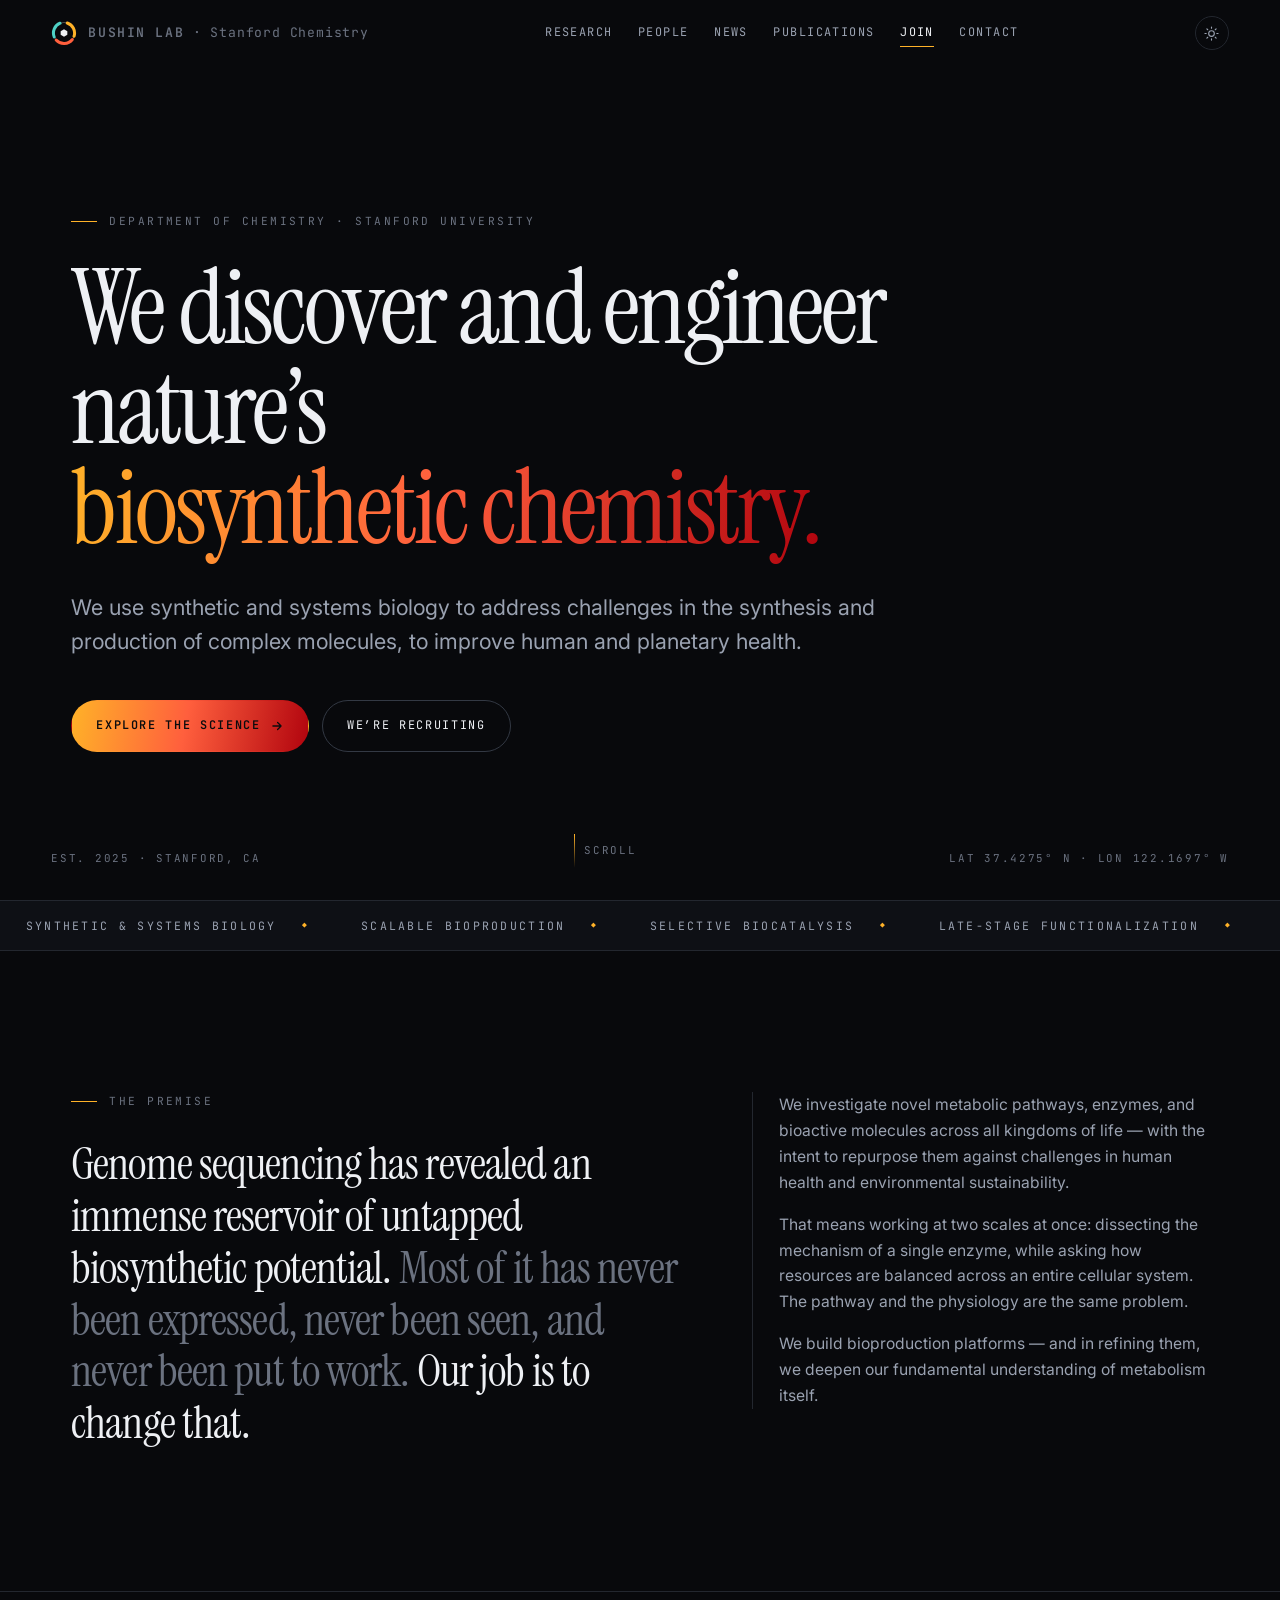
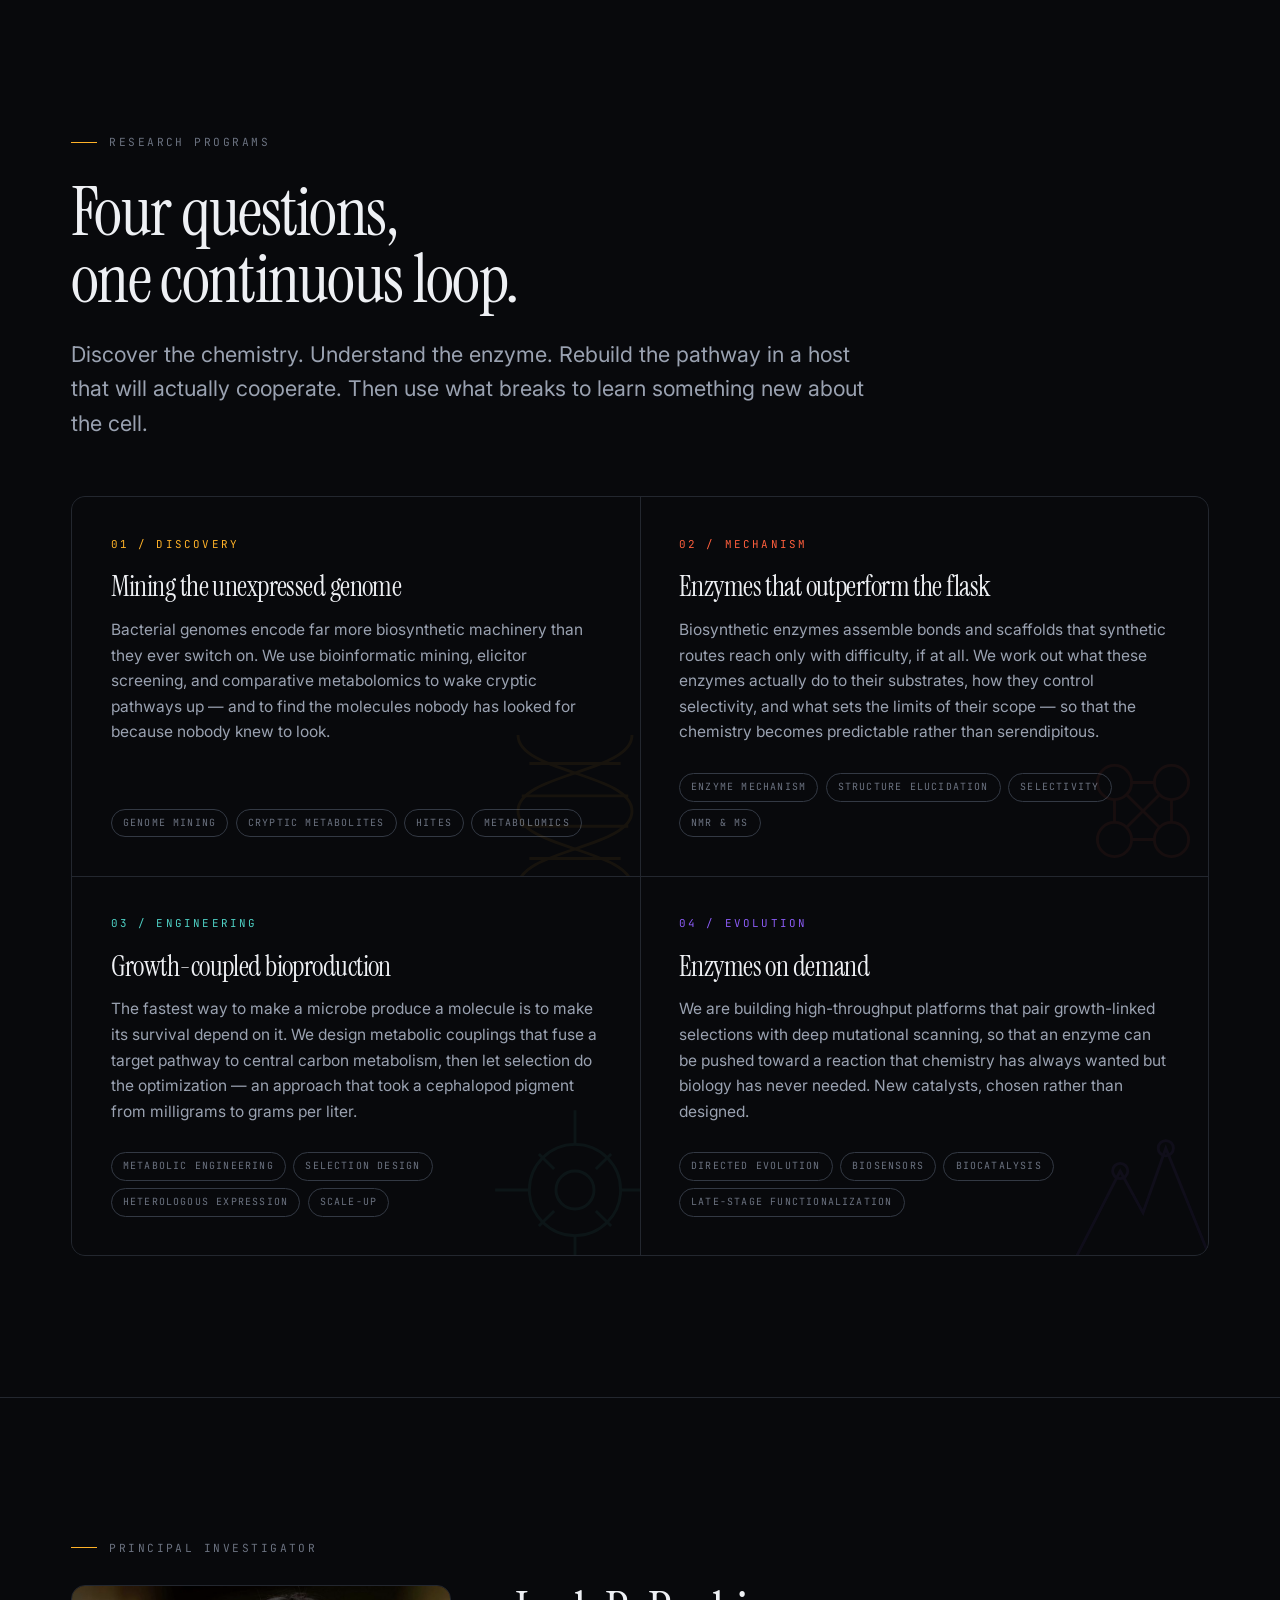
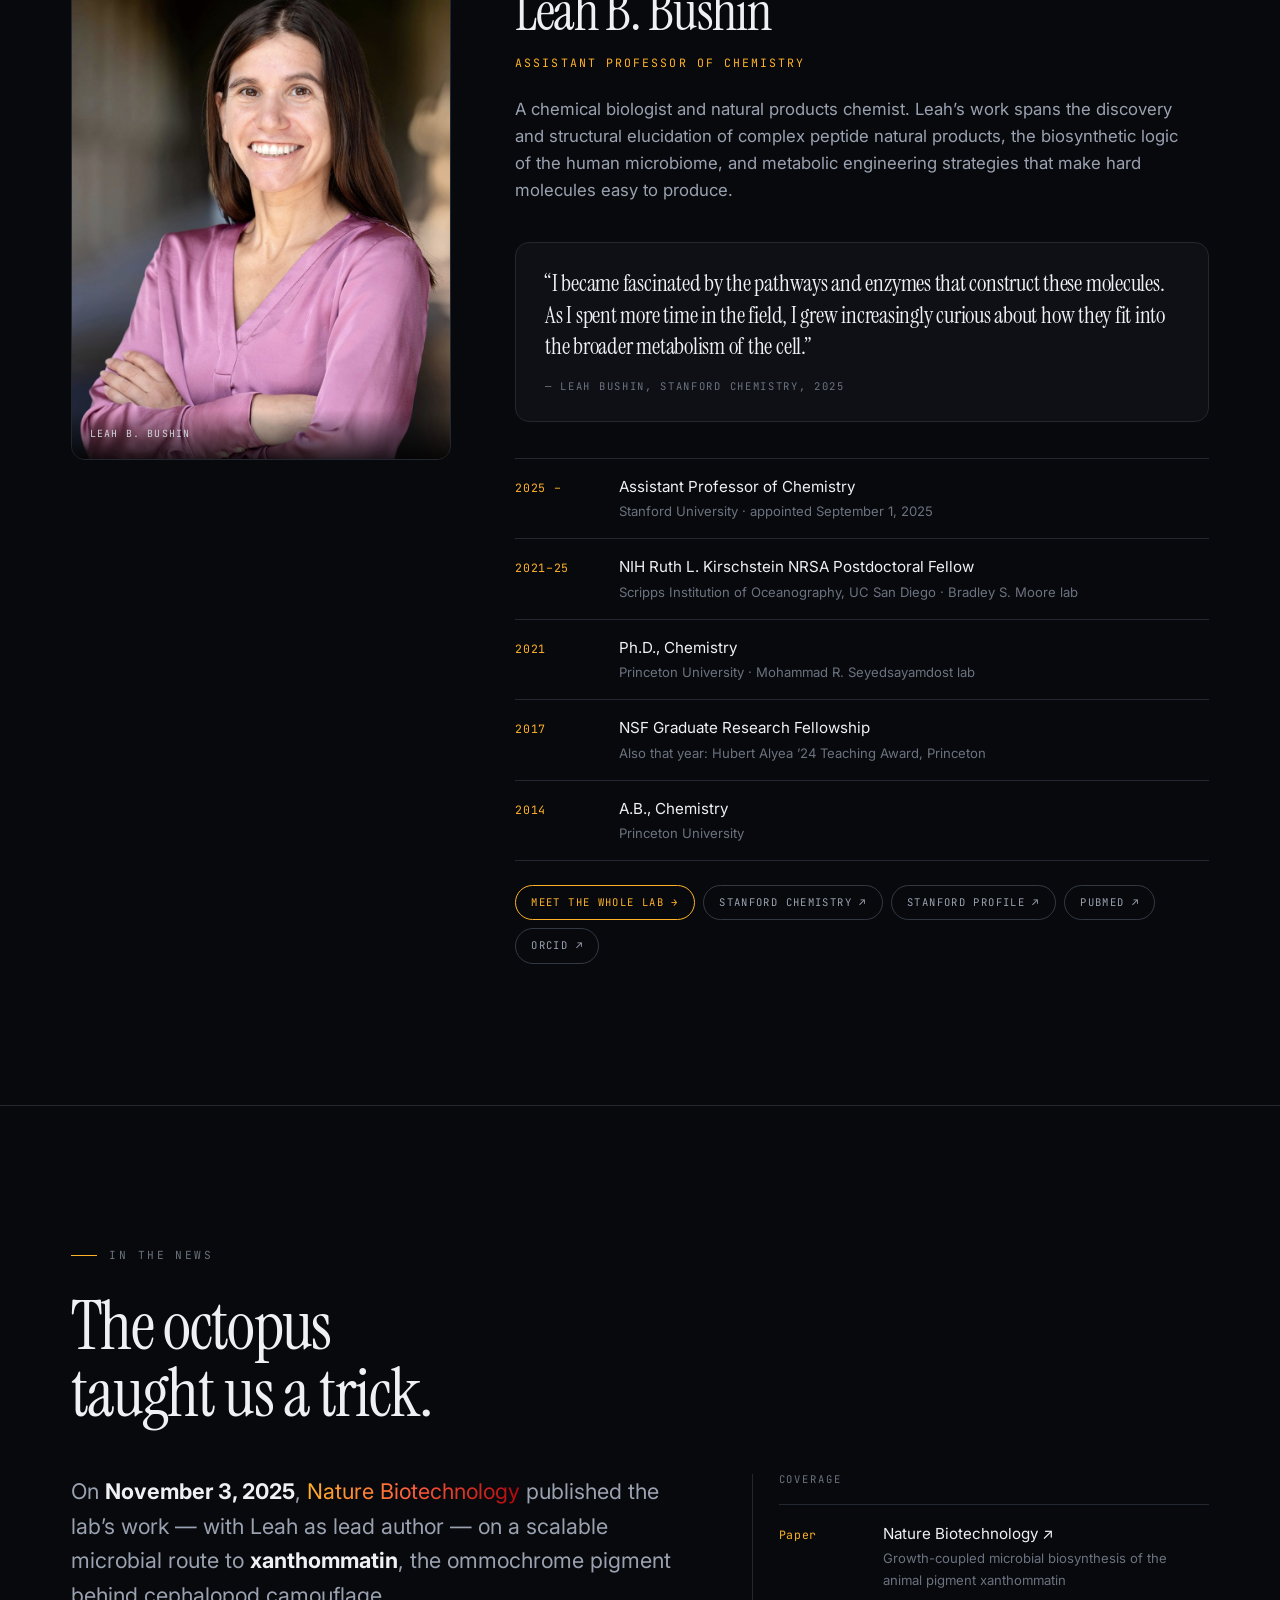
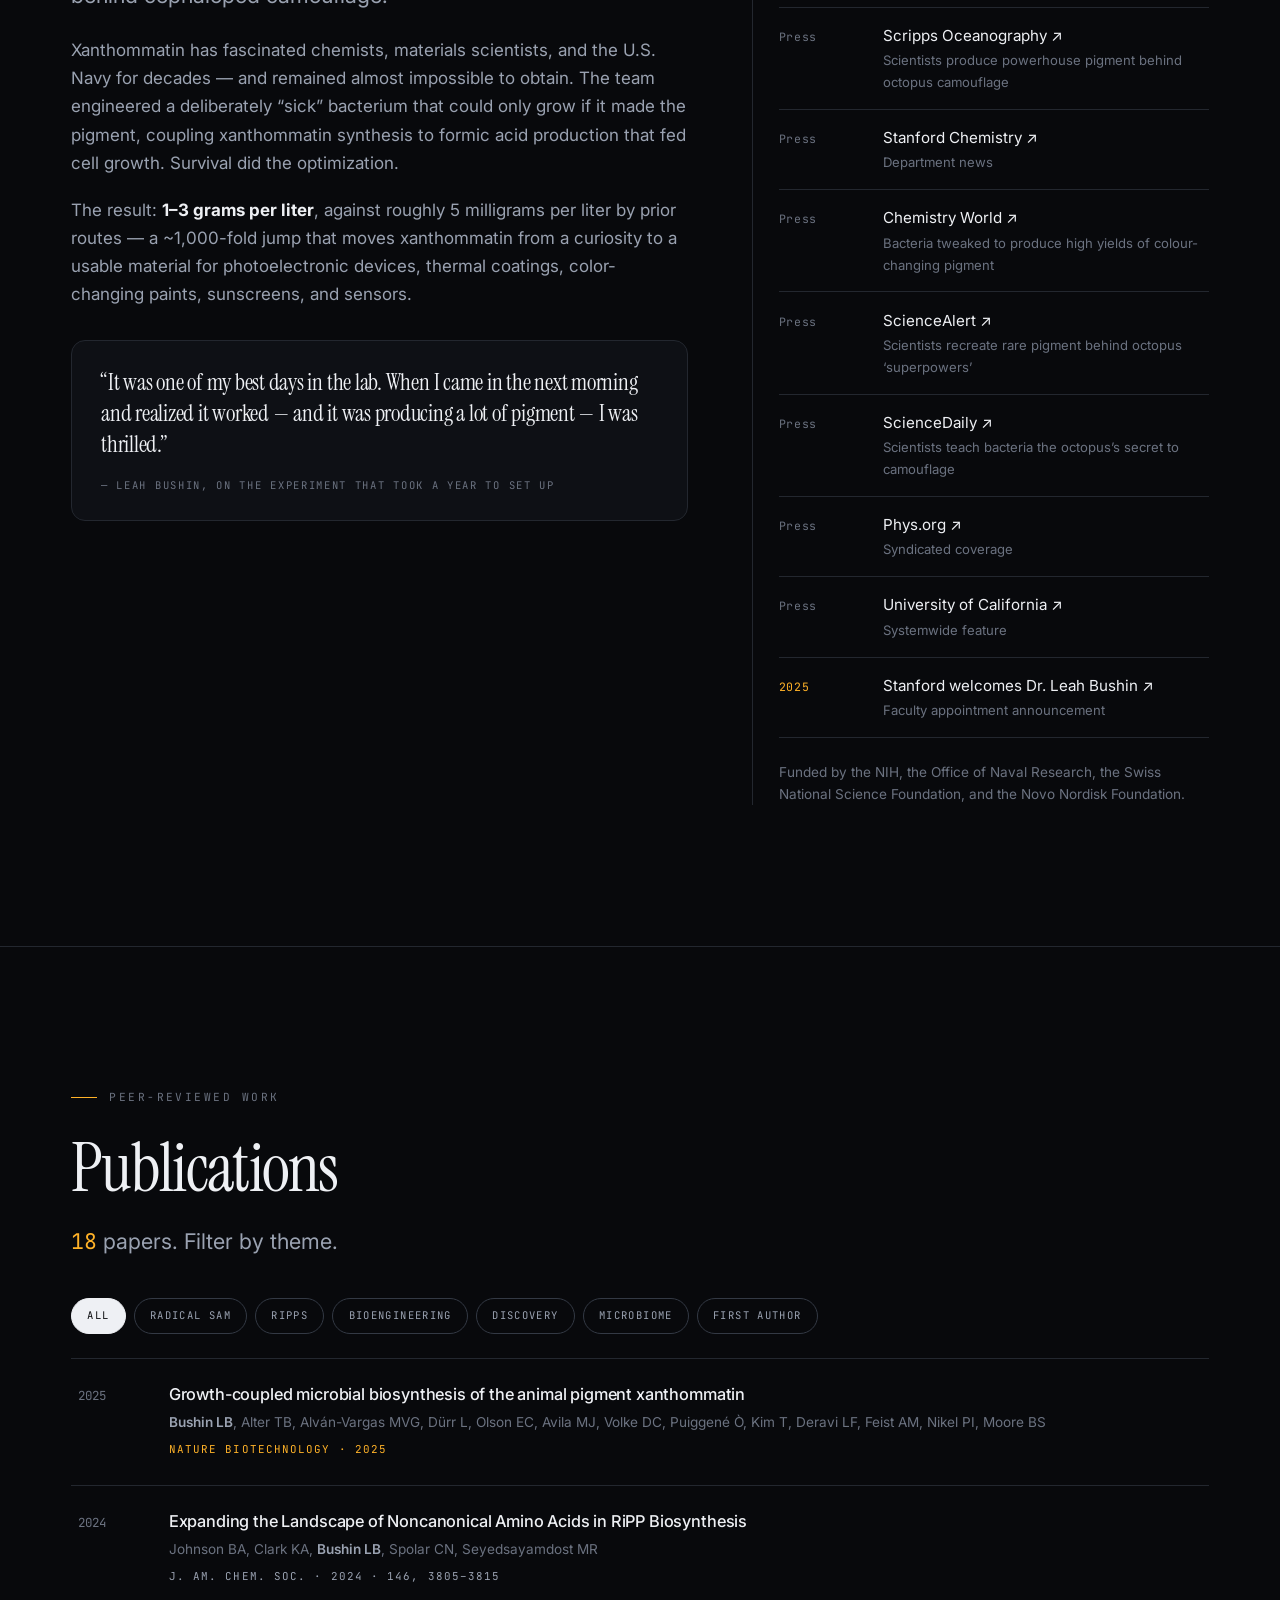
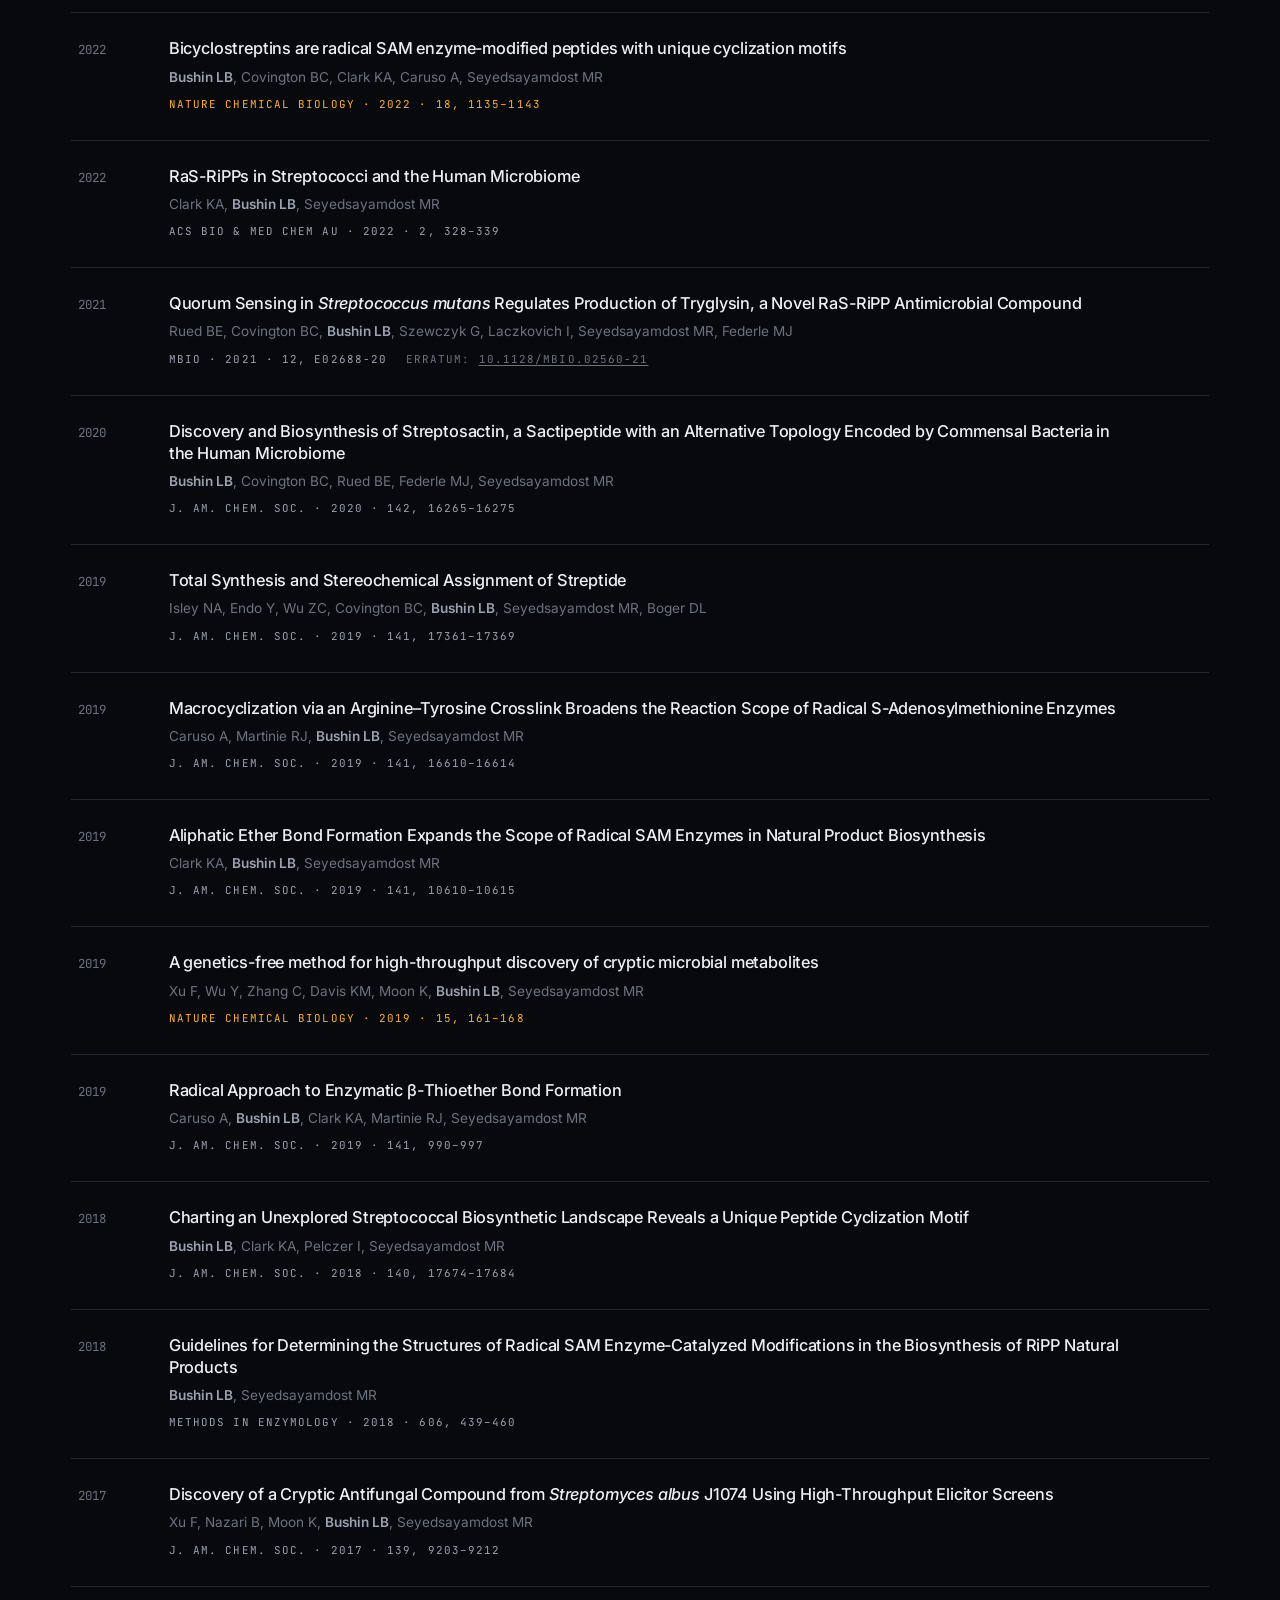
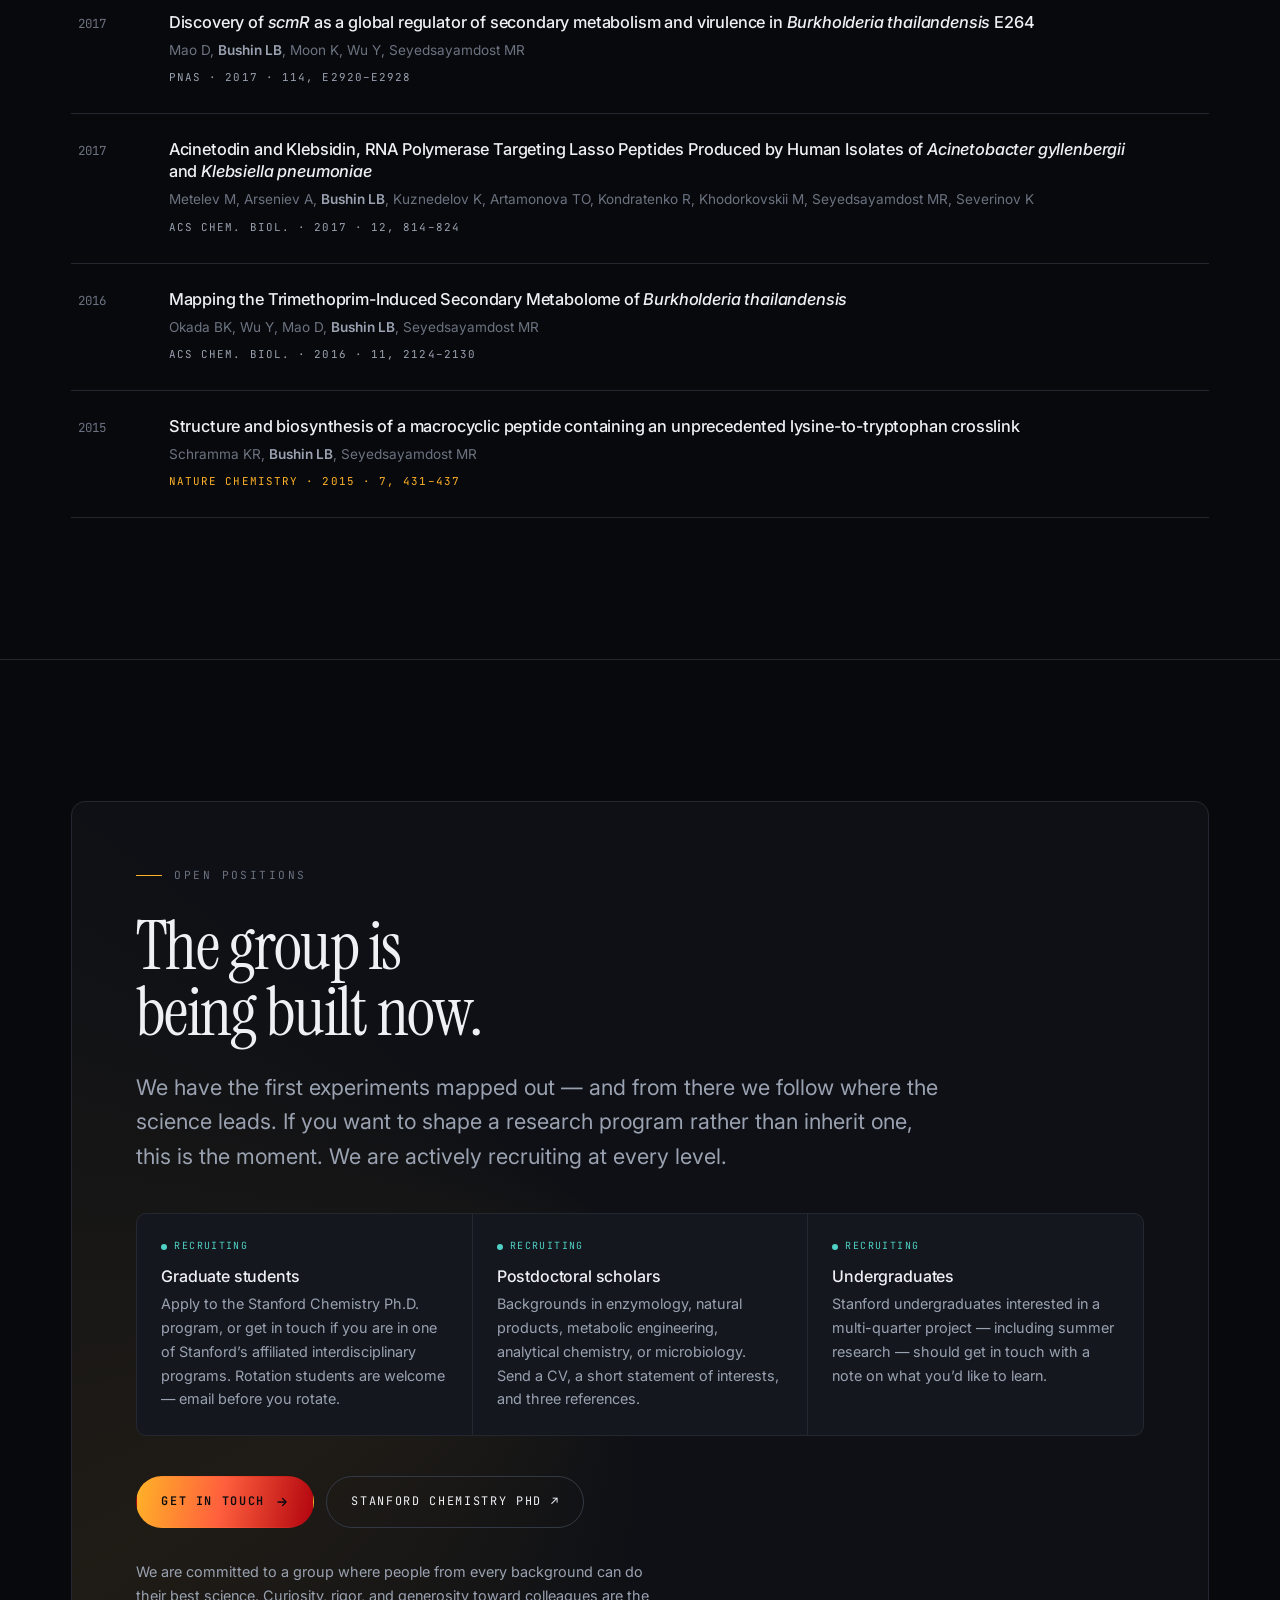
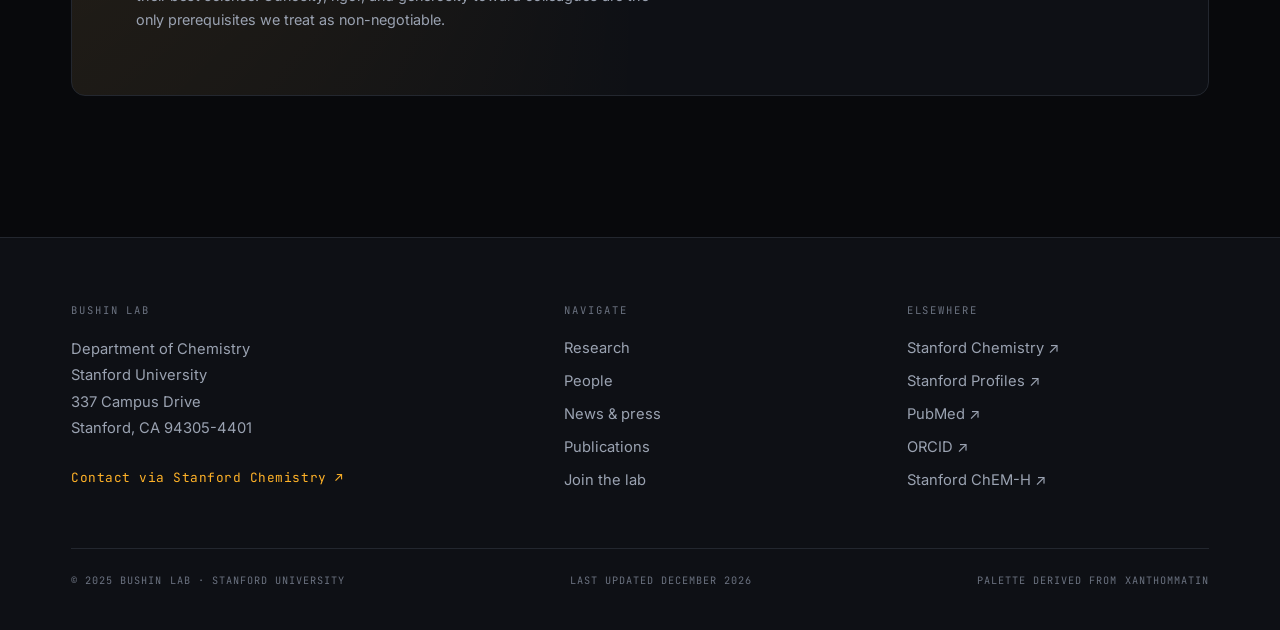
<file: index.html>
<!doctype html>
<html lang="en" data-theme="dark">
<head>
<meta charset="utf-8">
<meta name="viewport" content="width=device-width, initial-scale=1">
<meta name="theme-color" content="#08090c" media="(prefers-color-scheme: dark)">
<meta name="theme-color" content="#fbfaf7" media="(prefers-color-scheme: light)">
<title>Bushin Lab — Chemical Biology &amp; Biosynthesis · Stanford Chemistry</title>
<meta name="description" content="The Bushin Lab at Stanford Chemistry deploys synthetic and systems biology against the hard problems of chemistry: scalable production of complex molecules, genuinely selective biocatalysts, and late-stage functionalization.">
<meta name="author" content="Bushin Lab, Stanford University">
<link rel="canonical" href="https://leahbushin.github.io/bushin-lab-website/">
<meta property="og:url" content="https://leahbushin.github.io/bushin-lab-website/">

<meta property="og:type" content="website">
<meta property="og:title" content="Bushin Lab · Stanford Chemistry">
<meta property="og:description" content="We deploy synthetic and systems biology against the hard problems of chemistry — scalable production, selective biocatalysts, late-stage functionalization.">
<meta property="og:image" content="https://leahbushin.github.io/bushin-lab-website/assets/img/leah-bushin-2026.jpg">
<meta name="twitter:card" content="summary_large_image">

<link rel="icon" href="data:image/svg+xml,%3Csvg%20xmlns='http://www.w3.org/2000/svg'%20viewBox='0%200%2032%2032'%20fill='none'%3E%3Cpath%20d='M20.02%203.64%20A13.0%2013.0%200%200%201%2028.36%2020.02'%20stroke='%23ffb228'%20stroke-width='3.6'%20stroke-linecap='round'/%3E%3Cpath%20d='M26.24%2024.00%20A13.0%2013.0%200%200%201%206.34%2024.70'%20stroke='%23ff5f3d'%20stroke-width='3.6'%20stroke-linecap='round'/%3E%3Cpath%20d='M3.95%2020.87%20A13.0%2013.0%200%200%201%2011.13%203.95'%20stroke='%234fd1c5'%20stroke-width='3.6'%20stroke-linecap='round'/%3E%3Cpath%20d='M16%2011.4l4.1%202.3v4.6L16%2020.6l-4.1-2.3v-4.6z'%20fill='%23b1040e'/%3E%3C/svg%3E">

<link rel="preconnect" href="https://fonts.googleapis.com">
<link rel="preconnect" href="https://fonts.gstatic.com" crossorigin>
<link href="https://fonts.googleapis.com/css2?family=Inter:wght@300;400;500;600&amp;family=Instrument+Serif:ital@0;1&amp;family=JetBrains+Mono:wght@400;500&amp;display=swap" rel="stylesheet">
<link rel="stylesheet" href="assets/css/style.css">
<noscript><style>.rv{opacity:1!important;transform:none!important}</style></noscript>

<script type="application/ld+json">
{
  "@context": "https://schema.org",
  "@type": "ResearchOrganization",
  "name": "Bushin Lab",
  "parentOrganization": { "@type": "CollegeOrUniversity", "name": "Stanford University" },
  "department": "Department of Chemistry",
  "url": "https://leahbushin.github.io/bushin-lab-website/",
  "employee": {
    "@type": "Person",
    "name": "Leah B. Bushin",
    "jobTitle": "Assistant Professor of Chemistry",
    "affiliation": "Stanford University",
    "url": "https://chemistry.stanford.edu/people/leah-b-bushin"
  }
}
</script>
</head>
<body>
<div class="progress" aria-hidden="true"></div>
<a class="skip" href="#main">Skip to content</a>

<!-- ============================================================ NAV -->
<nav class="nav" aria-label="Primary">
  <a class="brand" href="#top">
    <svg class="mark" viewBox="0 0 32 32" fill="none" aria-hidden="true">
      <!-- plasmid backbone with three engineered cassettes, and the molecule it makes -->
      <circle cx="16" cy="16" r="13" stroke="currentColor" stroke-width="1" opacity=".28"/>
      <path d="M20.02 3.64 A13.0 13.0 0 0 1 28.36 20.02" stroke="var(--amber)" stroke-width="3" stroke-linecap="round"/>
      <path d="M26.24 24.00 A13.0 13.0 0 0 1 6.34 24.70" stroke="var(--ember)" stroke-width="3" stroke-linecap="round"/>
      <path d="M3.95 20.87 A13.0 13.0 0 0 1 11.13 3.95" stroke="var(--cyan)" stroke-width="3" stroke-linecap="round"/>
      <path d="M16 11.4l4.1 2.3v4.6L16 20.6l-4.1-2.3v-4.6z" fill="currentColor"/>
    </svg>
    <span><b>Bushin Lab</b><i class="sfx"> · Stanford Chemistry</i></span>
  </a>

  <div class="nav-links">
    <a href="#research">Research</a>
    <a href="people.html">People</a>
    <a href="#press">News</a>
    <a href="#publications">Publications</a>
    <a href="#join">Join</a>
    <a href="#contact">Contact</a>
  </div>

  <div style="display:flex;gap:.5rem;align-items:center">
    <button class="icon-btn" id="theme-toggle" aria-label="Toggle colour theme" title="Toggle light / dark">
      <svg width="15" height="15" viewBox="0 0 24 24" fill="none" stroke="currentColor" stroke-width="1.8" stroke-linecap="round" aria-hidden="true">
        <circle cx="12" cy="12" r="4.5"/><path d="M12 1.5v2M12 20.5v2M22.5 12h-2M3.5 12h-2M19.4 4.6l-1.4 1.4M6 18l-1.4 1.4M19.4 19.4L18 18M6 6L4.6 4.6"/>
      </svg>
    </button>
    <button class="icon-btn burger" aria-label="Menu" aria-expanded="false">
      <svg width="16" height="16" viewBox="0 0 24 24" stroke="currentColor" stroke-width="1.8" stroke-linecap="round" aria-hidden="true"><path d="M3 7h18M3 17h18"/></svg>
    </button>
  </div>
</nav>

<main id="main">
<!-- =========================================================== HERO -->
<section class="hero" id="top">
  <div class="wrap">
    <p class="eyebrow" style="animation:fade .8s .2s var(--ease) both">Department of Chemistry · Stanford University</p>
    <h1>
      <span class="line"><span>We discover and engineer nature’s</span></span>
      <span class="line"><span><em class="hl">biosynthetic chemistry.</em></span></span>
    </h1>
    <p class="lede">
      We use synthetic and systems biology to address challenges in the synthesis
      and production of complex molecules, to improve human and planetary health.
    </p>
    <div class="hero-cta">
      <a class="btn btn--solid" href="#research">
        Explore the science
        <svg width="14" height="14" viewBox="0 0 24 24" fill="none" stroke="currentColor" stroke-width="2.2" stroke-linecap="round" stroke-linejoin="round" aria-hidden="true"><path d="M5 12h14M13 6l6 6-6 6"/></svg>
      </a>
      <a class="btn btn--ghost" href="#join">We’re recruiting</a>
    </div>
  </div>

  <div class="hero-meta">
    <span>Est. 2025 · Stanford, CA</span>
    <span class="scroll-hint"><i></i> Scroll</span>
    <span>Lat 37.4275° N · Lon 122.1697° W</span>
  </div>
</section>

<!-- ======================================================= MARQUEE -->
<div class="marquee" aria-hidden="true">
  <div class="marquee-track">
    <span>Synthetic &amp; systems biology</span><span>Scalable bioproduction</span><span>Selective biocatalysis</span>
    <span>Late-stage functionalization</span><span>Enzyme mechanism</span><span>Metabolic engineering</span>
    <span>Genome mining</span><span>Ommochrome pigments</span>
    <span>Synthetic &amp; systems biology</span><span>Scalable bioproduction</span><span>Selective biocatalysis</span>
    <span>Late-stage functionalization</span><span>Enzyme mechanism</span><span>Metabolic engineering</span>
    <span>Genome mining</span><span>Ommochrome pigments</span>
  </div>
</div>

<!-- ======================================================= MISSION -->
<section class="section" id="mission">
  <div class="wrap">
    <div class="mission-grid">
      <div class="rv">
        <p class="eyebrow">The premise</p>
        <p class="big-statement">
          Genome sequencing has revealed an immense reservoir of untapped biosynthetic
          potential. <span class="dim">Most of it has never been expressed, never been
          seen, and never been put to work.</span> Our job is to change that.
        </p>
      </div>
      <div class="side-note rv" data-delay=".12">
        <p>
          We investigate novel metabolic pathways, enzymes, and bioactive molecules across all
          kingdoms of life — with the intent to repurpose them against challenges in human health
          and environmental sustainability.
        </p>
        <p>
          That means working at two scales at once: dissecting the mechanism of a single enzyme,
          while asking how resources are balanced across an entire cellular system. The pathway
          and the physiology are the same problem.
        </p>
        <p>
          We build bioproduction platforms — and in refining them, we deepen our fundamental
          understanding of metabolism itself.
        </p>
      </div>
    </div>
  </div>
</section>

<hr class="rule">

<!-- ====================================================== RESEARCH -->
<section class="section" id="research">
  <div class="wrap">
    <div class="rv">
      <p class="eyebrow">Research programs</p>
      <h2 class="display">Four questions,<br>one continuous loop.</h2>
      <p class="lede" style="margin-top:1.5rem">
        Discover the chemistry. Understand the enzyme. Rebuild the pathway in a host that
        will actually cooperate. Then use what breaks to learn something new about the cell.
      </p>
    </div>

    <div class="cards rv" data-delay=".1">
      <article class="card" style="--c:var(--amber)">
        <span class="card-num">01 / DISCOVERY</span>
        <h3>Mining the unexpressed genome</h3>
        <p>
          Bacterial genomes encode far more biosynthetic machinery than they ever switch on.
          We use bioinformatic mining, elicitor screening, and comparative metabolomics to
          wake cryptic pathways up — and to find the molecules nobody has looked for because
          nobody knew to look.
        </p>
        <div class="tags"><span class="tag">Genome mining</span><span class="tag">Cryptic metabolites</span><span class="tag">HiTES</span><span class="tag">Metabolomics</span></div>
        <svg class="glyph" viewBox="0 0 100 100" fill="none" stroke="currentColor" stroke-width="1.5" aria-hidden="true">
          <path d="M20 10c0 20 60 20 60 40s-60 20-60 40"/><path d="M80 10c0 20-60 20-60 40s60 20 60 40"/>
          <path d="M26 25h48M22 42h56M22 58h56M26 75h48"/>
        </svg>
      </article>

      <article class="card" style="--c:var(--ember)">
        <span class="card-num">02 / MECHANISM</span>
        <h3>Enzymes that outperform the flask</h3>
        <p>
          Biosynthetic enzymes assemble bonds and scaffolds that synthetic routes reach
          only with difficulty, if at all. We work out what these enzymes actually do to
          their substrates, how they control selectivity, and what sets the limits of their
          scope — so that the chemistry becomes predictable rather than serendipitous.
        </p>
        <div class="tags"><span class="tag">Enzyme mechanism</span><span class="tag">Structure elucidation</span><span class="tag">Selectivity</span><span class="tag">NMR &amp; MS</span></div>
        <svg class="glyph" viewBox="0 0 100 100" fill="none" stroke="currentColor" stroke-width="1.5" aria-hidden="true">
          <circle cx="35" cy="35" r="9"/><circle cx="65" cy="35" r="9"/><circle cx="35" cy="65" r="9"/><circle cx="65" cy="65" r="9"/>
          <path d="M44 35h12M35 44v12M65 44v12M44 65h12M41 41l18 18M59 41L41 59"/>
        </svg>
      </article>

      <article class="card" style="--c:var(--cyan)">
        <span class="card-num">03 / ENGINEERING</span>
        <h3>Growth-coupled bioproduction</h3>
        <p>
          The fastest way to make a microbe produce a molecule is to make its survival depend
          on it. We design metabolic couplings that fuse a target pathway to central carbon
          metabolism, then let selection do the optimization — an approach that took a
          cephalopod pigment from milligrams to grams per liter.
        </p>
        <div class="tags"><span class="tag">Metabolic engineering</span><span class="tag">Selection design</span><span class="tag">Heterologous expression</span><span class="tag">Scale-up</span></div>
        <svg class="glyph" viewBox="0 0 100 100" fill="none" stroke="currentColor" stroke-width="1.5" aria-hidden="true">
          <path d="M50 8v18M50 74v18M8 50h18M74 50h18"/><circle cx="50" cy="50" r="24"/><circle cx="50" cy="50" r="10"/>
          <path d="M31 31l8 8M69 31l-8 8M31 69l8-8M69 69l-8-8"/>
        </svg>
      </article>

      <article class="card" style="--c:var(--violet)">
        <span class="card-num">04 / EVOLUTION</span>
        <h3>Enzymes on demand</h3>
        <p>
          We are building high-throughput platforms that pair growth-linked selections with
          deep mutational scanning, so that an enzyme can be pushed toward a reaction that chemistry
          has always wanted but biology has never needed. New catalysts, chosen rather than designed.
        </p>
        <div class="tags"><span class="tag">Directed evolution</span><span class="tag">Biosensors</span><span class="tag">Biocatalysis</span><span class="tag">Late-stage functionalization</span></div>
        <svg class="glyph" viewBox="0 0 100 100" fill="none" stroke="currentColor" stroke-width="1.5" aria-hidden="true">
          <path d="M15 85L38 40l12 22 12-34 23 57"/><path d="M10 85h80"/><circle cx="38" cy="40" r="4"/><circle cx="62" cy="28" r="4"/>
        </svg>
      </article>
    </div>
  </div>
</section>

<hr class="rule">

<!-- ============================================================ PI -->
<section class="section" id="pi">
  <div class="wrap">
    <p class="eyebrow rv">Principal investigator</p>
    <div class="pi">
      <figure class="portrait rv">
        <img src="assets/img/leah-bushin-2026.jpg" alt="Portrait of Professor Leah B. Bushin" width="900" height="1125" loading="lazy">
        <figcaption>Leah B. Bushin</figcaption>
      </figure>

      <div class="rv" data-delay=".1">
        <h2 class="display" style="font-size:clamp(2.2rem,4.6vw,3.4rem)">Leah B. Bushin</h2>
        <p class="mono" style="font-size:.72rem;letter-spacing:.18em;text-transform:uppercase;color:var(--accent);margin-top:.9rem">
          Assistant Professor of Chemistry
        </p>
        <p class="lede" style="margin-top:1.5rem;font-size:1.05rem">
          A chemical biologist and natural products chemist. Leah’s work spans the discovery
          and structural elucidation of complex peptide natural products, the biosynthetic logic
          of the human microbiome, and metabolic engineering strategies that make hard molecules
          easy to produce.
        </p>

        <div class="quote">
          <p>“I became fascinated by the pathways and enzymes that construct these molecules. As I spent more time in the field, I grew increasingly curious about how they fit into the broader metabolism of the cell.”</p>
          <cite>— Leah Bushin, Stanford Chemistry, 2025</cite>
        </div>

        <ul class="cv">
          <li><span class="yr">2025 –</span><span class="what">Assistant Professor of Chemistry<small>Stanford University · appointed September 1, 2025</small></span></li>
          <li><span class="yr">2021–25</span><span class="what">NIH Ruth L. Kirschstein NRSA Postdoctoral Fellow<small>Scripps Institution of Oceanography, UC San Diego · Bradley S. Moore lab</small></span></li>
          <li><span class="yr">2021</span><span class="what">Ph.D., Chemistry<small>Princeton University · Mohammad R. Seyedsayamdost lab</small></span></li>
          <li><span class="yr">2017</span><span class="what">NSF Graduate Research Fellowship<small>Also that year: Hubert Alyea ’24 Teaching Award, Princeton</small></span></li>
          <li><span class="yr">2014</span><span class="what">A.B., Chemistry<small>Princeton University</small></span></li>
        </ul>

        <div class="chips">
          <a class="chip" href="people.html" style="border-color:var(--accent);color:var(--accent)">Meet the whole lab →</a>
          <a class="chip" href="https://chemistry.stanford.edu/people/leah-b-bushin" target="_blank" rel="noopener">Stanford Chemistry ↗</a>
          <a class="chip" href="https://profiles.stanford.edu/leah-bushin" target="_blank" rel="noopener">Stanford Profile ↗</a>
          <a class="chip" href="https://pubmed.ncbi.nlm.nih.gov/?term=Bushin+LB" target="_blank" rel="noopener">PubMed ↗</a>
          <a class="chip" href="https://orcid.org/0000-0003-0538-2469" target="_blank" rel="noopener">ORCID ↗</a>
        </div>
      </div>
    </div>
  </div>
</section>

<hr class="rule">

<!-- ========================================================= PRESS -->
<section class="section" id="press">
  <div class="wrap">
    <div class="rv">
      <p class="eyebrow">In the news</p>
      <h2 class="display">The octopus<br>taught us a trick.</h2>
    </div>

    <div class="mission-grid" style="margin-top:3rem">
      <div class="rv" data-delay=".08">
        <p class="lede">
          On <strong style="color:var(--fg)">November 3, 2025</strong>, <em class="hl">Nature Biotechnology</em>
          published the lab’s work — with Leah as lead author — on a scalable microbial
          route to <strong style="color:var(--fg)">xanthommatin</strong>, the ommochrome
          pigment behind cephalopod camouflage.
        </p>
        <p style="margin-top:1.5rem;color:var(--fg-muted)">
          Xanthommatin has fascinated chemists, materials scientists, and the U.S. Navy for
          decades — and remained almost impossible to obtain. The team engineered a deliberately
          “sick” bacterium that could only grow if it made the pigment, coupling xanthommatin
          synthesis to formic acid production that fed cell growth. Survival did the optimization.
        </p>
        <p style="margin-top:1.2rem;color:var(--fg-muted)">
          The result: <strong style="color:var(--fg)">1–3 grams per liter</strong>, against roughly
          5 milligrams per liter by prior routes — a ~1,000-fold jump that moves xanthommatin
          from a curiosity to a usable material for photoelectronic devices, thermal coatings,
          color-changing paints, sunscreens, and sensors.
        </p>
        <div class="quote" style="margin-top:2rem">
          <p>“It was one of my best days in the lab. When I came in the next morning and realized it worked — and it was producing a lot of pigment — I was thrilled.”</p>
          <cite>— Leah Bushin, on the experiment that took a year to set up</cite>
        </div>
      </div>

      <div class="side-note rv" data-delay=".16">
        <h3 class="mono" style="font-size:.66rem;letter-spacing:.18em;text-transform:uppercase;color:var(--fg-dim);font-weight:400;margin-bottom:1.2rem">Coverage</h3>
        <ul class="cv cv--coverage" style="margin-top:0;border-top:1px solid var(--line)">
          <li><span class="yr key">Paper</span><span class="what"><a href="https://www.nature.com/articles/s41587-025-02867-7" target="_blank" rel="noopener">Nature Biotechnology ↗</a><small>Growth-coupled microbial biosynthesis of the animal pigment xanthommatin</small></span></li>
          <li><span class="yr">Press</span><span class="what"><a href="https://scripps.ucsd.edu/news/scientists-produce-powerhouse-pigment-behind-octopus-camouflage" target="_blank" rel="noopener">Scripps Oceanography ↗</a><small>Scientists produce powerhouse pigment behind octopus camouflage</small></span></li>
          <li><span class="yr">Press</span><span class="what"><a href="https://chemistry.stanford.edu/news/scientists-produce-powerhouse-pigment-behind-octopus-camouflage" target="_blank" rel="noopener">Stanford Chemistry ↗</a><small>Department news</small></span></li>
          <li><span class="yr">Press</span><span class="what"><a href="https://www.chemistryworld.com/news/bacteria-tweaked-to-produce-high-yields-of-colour-changing-pigment-behind-octopus-camouflage/4022660.article" target="_blank" rel="noopener">Chemistry World ↗</a><small>Bacteria tweaked to produce high yields of colour-changing pigment</small></span></li>
          <li><span class="yr">Press</span><span class="what"><a href="https://www.sciencealert.com/scientists-recreate-rare-pigment-behind-octopus-superpowers" target="_blank" rel="noopener">ScienceAlert ↗</a><small>Scientists recreate rare pigment behind octopus ‘superpowers’</small></span></li>
          <li><span class="yr">Press</span><span class="what"><a href="https://www.sciencedaily.com/releases/2025/11/251103093001.htm" target="_blank" rel="noopener">ScienceDaily ↗</a><small>Scientists teach bacteria the octopus’s secret to camouflage</small></span></li>
          <li><span class="yr">Press</span><span class="what"><a href="https://phys.org/news/2025-11-scientists-powerhouse-pigment-octopus-camouflage.html" target="_blank" rel="noopener">Phys.org ↗</a><small>Syndicated coverage</small></span></li>
          <li><span class="yr">Press</span><span class="what"><a href="https://www.universityofcalifornia.edu/news/scientists-produce-powerhouse-pigment-behind-octopus-camouflage" target="_blank" rel="noopener">University of California ↗</a><small>Systemwide feature</small></span></li>
          <li><span class="yr key">2025</span><span class="what"><a href="https://chemistry.stanford.edu/news/stanford-welcomes-dr-leah-bushin-assistant-professor-chemistry" target="_blank" rel="noopener">Stanford welcomes Dr. Leah Bushin ↗</a><small>Faculty appointment announcement</small></span></li>
        </ul>
        <p style="margin-top:1.4rem;font-size:.85rem;color:var(--fg-dim)">
          Funded by the NIH, the Office of Naval Research, the Swiss National Science Foundation,
          and the Novo Nordisk Foundation.
        </p>
      </div>
    </div>
  </div>
</section>

<hr class="rule">

<!-- ================================================== PUBLICATIONS -->
<section class="section" id="publications">
  <div class="wrap">
    <div class="rv">
      <p class="eyebrow">Peer-reviewed work</p>
      <h2 class="display">Publications</h2>
      <p class="lede" style="margin-top:1.4rem">
        <span id="pub-count" class="mono" style="color:var(--accent)">18</span> papers.
        Filter by theme.
      </p>
    </div>

    <div class="filters rv" data-delay=".06" role="group" aria-label="Filter publications by topic">
      <button class="chip" data-filter="all" aria-pressed="true">All</button>
      <button class="chip" data-filter="rsam" aria-pressed="false">Radical SAM</button>
      <button class="chip" data-filter="ripp" aria-pressed="false">RiPPs</button>
      <button class="chip" data-filter="engineering" aria-pressed="false">Bioengineering</button>
      <button class="chip" data-filter="discovery" aria-pressed="false">Discovery</button>
      <button class="chip" data-filter="microbiome" aria-pressed="false">Microbiome</button>
      <button class="chip" data-filter="first" aria-pressed="false">First author</button>
    </div>

    <ul class="pubs rv" data-delay=".1" id="pub-list">

      <li class="pub" data-topics="engineering discovery first">
        <span class="yr">2025</span>
        <div>
          <h3>Growth-coupled microbial biosynthesis of the animal pigment xanthommatin</h3>
          <span class="authors"><b>Bushin LB</b>, Alter TB, Alván-Vargas MVG, Dürr L, Olson EC, Avila MJ, Volke DC, Puiggené Ò, Kim T, Deravi LF, Feist AM, Nikel PI, Moore BS</span>
          <span class="jr top">Nature Biotechnology · 2025</span>
        </div>
        <a class="go" href="https://doi.org/10.1038/s41587-025-02867-7" target="_blank" rel="noopener">DOI ↗</a>
      </li>

      <li class="pub" data-topics="rsam ripp">
        <span class="yr">2024</span>
        <div>
          <h3>Expanding the Landscape of Noncanonical Amino Acids in RiPP Biosynthesis</h3>
          <span class="authors">Johnson BA, Clark KA, <b>Bushin LB</b>, Spolar CN, Seyedsayamdost MR</span>
          <span class="jr">J. Am. Chem. Soc. · 2024 · 146, 3805–3815</span>
        </div>
        <a class="go" href="https://doi.org/10.1021/jacs.3c10824" target="_blank" rel="noopener">DOI ↗</a>
      </li>

      <li class="pub" data-topics="rsam ripp discovery first">
        <span class="yr">2022</span>
        <div>
          <h3>Bicyclostreptins are radical SAM enzyme-modified peptides with unique cyclization motifs</h3>
          <span class="authors"><b>Bushin LB</b>, Covington BC, Clark KA, Caruso A, Seyedsayamdost MR</span>
          <span class="jr top">Nature Chemical Biology · 2022 · 18, 1135–1143</span>
        </div>
        <a class="go" href="https://doi.org/10.1038/s41589-022-01090-8" target="_blank" rel="noopener">DOI ↗</a>
      </li>

      <li class="pub" data-topics="rsam ripp microbiome">
        <span class="yr">2022</span>
        <div>
          <h3>RaS-RiPPs in Streptococci and the Human Microbiome</h3>
          <span class="authors">Clark KA, <b>Bushin LB</b>, Seyedsayamdost MR</span>
          <span class="jr">ACS Bio &amp; Med Chem Au · 2022 · 2, 328–339</span>
        </div>
        <a class="go" href="https://doi.org/10.1021/acsbiomedchemau.2c00004" target="_blank" rel="noopener">DOI ↗</a>
      </li>

      <li class="pub" data-topics="ripp microbiome discovery">
        <span class="yr">2021</span>
        <div>
          <h3>Quorum Sensing in <i>Streptococcus mutans</i> Regulates Production of Tryglysin, a Novel RaS-RiPP Antimicrobial Compound</h3>
          <span class="authors">Rued BE, Covington BC, <b>Bushin LB</b>, Szewczyk G, Laczkovich I, Seyedsayamdost MR, Federle MJ</span>
          <span class="jr">mBio · 2021 · 12, e02688-20</span>
          <span class="jr" style="color:var(--fg-dim);margin-left:.85rem">Erratum: <a style="text-decoration:underline;text-underline-offset:2px" href="https://doi.org/10.1128/mBio.02560-21" target="_blank" rel="noopener">10.1128/mBio.02560-21</a></span>
        </div>
        <a class="go" href="https://doi.org/10.1128/mBio.02688-20" target="_blank" rel="noopener">DOI ↗</a>
      </li>

      <li class="pub" data-topics="rsam ripp microbiome discovery first">
        <span class="yr">2020</span>
        <div>
          <h3>Discovery and Biosynthesis of Streptosactin, a Sactipeptide with an Alternative Topology Encoded by Commensal Bacteria in the Human Microbiome</h3>
          <span class="authors"><b>Bushin LB</b>, Covington BC, Rued BE, Federle MJ, Seyedsayamdost MR</span>
          <span class="jr">J. Am. Chem. Soc. · 2020 · 142, 16265–16275</span>
        </div>
        <a class="go" href="https://doi.org/10.1021/jacs.0c05546" target="_blank" rel="noopener">DOI ↗</a>
      </li>

      <li class="pub" data-topics="ripp">
        <span class="yr">2019</span>
        <div>
          <h3>Total Synthesis and Stereochemical Assignment of Streptide</h3>
          <span class="authors">Isley NA, Endo Y, Wu ZC, Covington BC, <b>Bushin LB</b>, Seyedsayamdost MR, Boger DL</span>
          <span class="jr">J. Am. Chem. Soc. · 2019 · 141, 17361–17369</span>
        </div>
        <a class="go" href="https://doi.org/10.1021/jacs.9b09067" target="_blank" rel="noopener">DOI ↗</a>
      </li>

      <li class="pub" data-topics="rsam ripp">
        <span class="yr">2019</span>
        <div>
          <h3>Macrocyclization via an Arginine–Tyrosine Crosslink Broadens the Reaction Scope of Radical S-Adenosylmethionine Enzymes</h3>
          <span class="authors">Caruso A, Martinie RJ, <b>Bushin LB</b>, Seyedsayamdost MR</span>
          <span class="jr">J. Am. Chem. Soc. · 2019 · 141, 16610–16614</span>
        </div>
        <a class="go" href="https://doi.org/10.1021/jacs.9b09210" target="_blank" rel="noopener">DOI ↗</a>
      </li>

      <li class="pub" data-topics="rsam ripp discovery">
        <span class="yr">2019</span>
        <div>
          <h3>Aliphatic Ether Bond Formation Expands the Scope of Radical SAM Enzymes in Natural Product Biosynthesis</h3>
          <span class="authors">Clark KA, <b>Bushin LB</b>, Seyedsayamdost MR</span>
          <span class="jr">J. Am. Chem. Soc. · 2019 · 141, 10610–10615</span>
        </div>
        <a class="go" href="https://doi.org/10.1021/jacs.9b05151" target="_blank" rel="noopener">DOI ↗</a>
      </li>

      <li class="pub" data-topics="discovery engineering">
        <span class="yr">2019</span>
        <div>
          <h3>A genetics-free method for high-throughput discovery of cryptic microbial metabolites</h3>
          <span class="authors">Xu F, Wu Y, Zhang C, Davis KM, Moon K, <b>Bushin LB</b>, Seyedsayamdost MR</span>
          <span class="jr top">Nature Chemical Biology · 2019 · 15, 161–168</span>
        </div>
        <a class="go" href="https://doi.org/10.1038/s41589-018-0193-2" target="_blank" rel="noopener">DOI ↗</a>
      </li>

      <li class="pub" data-topics="rsam ripp">
        <span class="yr">2019</span>
        <div>
          <h3>Radical Approach to Enzymatic β-Thioether Bond Formation</h3>
          <span class="authors">Caruso A, <b>Bushin LB</b>, Clark KA, Martinie RJ, Seyedsayamdost MR</span>
          <span class="jr">J. Am. Chem. Soc. · 2019 · 141, 990–997</span>
        </div>
        <a class="go" href="https://doi.org/10.1021/jacs.8b11060" target="_blank" rel="noopener">DOI ↗</a>
      </li>

      <li class="pub" data-topics="rsam ripp discovery microbiome first">
        <span class="yr">2018</span>
        <div>
          <h3>Charting an Unexplored Streptococcal Biosynthetic Landscape Reveals a Unique Peptide Cyclization Motif</h3>
          <span class="authors"><b>Bushin LB</b>, Clark KA, Pelczer I, Seyedsayamdost MR</span>
          <span class="jr">J. Am. Chem. Soc. · 2018 · 140, 17674–17684</span>
        </div>
        <a class="go" href="https://doi.org/10.1021/jacs.8b10266" target="_blank" rel="noopener">DOI ↗</a>
      </li>

      <li class="pub" data-topics="rsam ripp first">
        <span class="yr">2018</span>
        <div>
          <h3>Guidelines for Determining the Structures of Radical SAM Enzyme-Catalyzed Modifications in the Biosynthesis of RiPP Natural Products</h3>
          <span class="authors"><b>Bushin LB</b>, Seyedsayamdost MR</span>
          <span class="jr">Methods in Enzymology · 2018 · 606, 439–460</span>
        </div>
        <a class="go" href="https://doi.org/10.1016/bs.mie.2018.04.016" target="_blank" rel="noopener">DOI ↗</a>
      </li>

      <li class="pub" data-topics="discovery">
        <span class="yr">2017</span>
        <div>
          <h3>Discovery of a Cryptic Antifungal Compound from <i>Streptomyces albus</i> J1074 Using High-Throughput Elicitor Screens</h3>
          <span class="authors">Xu F, Nazari B, Moon K, <b>Bushin LB</b>, Seyedsayamdost MR</span>
          <span class="jr">J. Am. Chem. Soc. · 2017 · 139, 9203–9212</span>
        </div>
        <a class="go" href="https://doi.org/10.1021/jacs.7b02716" target="_blank" rel="noopener">DOI ↗</a>
      </li>

      <li class="pub" data-topics="discovery">
        <span class="yr">2017</span>
        <div>
          <h3>Discovery of <i>scmR</i> as a global regulator of secondary metabolism and virulence in <i>Burkholderia thailandensis</i> E264</h3>
          <span class="authors">Mao D, <b>Bushin LB</b>, Moon K, Wu Y, Seyedsayamdost MR</span>
          <span class="jr">PNAS · 2017 · 114, E2920–E2928</span>
        </div>
        <a class="go" href="https://doi.org/10.1073/pnas.1619529114" target="_blank" rel="noopener">DOI ↗</a>
      </li>

      <li class="pub" data-topics="ripp microbiome discovery">
        <span class="yr">2017</span>
        <div>
          <h3>Acinetodin and Klebsidin, RNA Polymerase Targeting Lasso Peptides Produced by Human Isolates of <i>Acinetobacter gyllenbergii</i> and <i>Klebsiella pneumoniae</i></h3>
          <span class="authors">Metelev M, Arseniev A, <b>Bushin LB</b>, Kuznedelov K, Artamonova TO, Kondratenko R, Khodorkovskii M, Seyedsayamdost MR, Severinov K</span>
          <span class="jr">ACS Chem. Biol. · 2017 · 12, 814–824</span>
        </div>
        <a class="go" href="https://doi.org/10.1021/acschembio.6b01154" target="_blank" rel="noopener">DOI ↗</a>
      </li>

      <li class="pub" data-topics="discovery">
        <span class="yr">2016</span>
        <div>
          <h3>Mapping the Trimethoprim-Induced Secondary Metabolome of <i>Burkholderia thailandensis</i></h3>
          <span class="authors">Okada BK, Wu Y, Mao D, <b>Bushin LB</b>, Seyedsayamdost MR</span>
          <span class="jr">ACS Chem. Biol. · 2016 · 11, 2124–2130</span>
        </div>
        <a class="go" href="https://doi.org/10.1021/acschembio.6b00447" target="_blank" rel="noopener">DOI ↗</a>
      </li>

      <li class="pub" data-topics="rsam ripp discovery">
        <span class="yr">2015</span>
        <div>
          <h3>Structure and biosynthesis of a macrocyclic peptide containing an unprecedented lysine-to-tryptophan crosslink</h3>
          <span class="authors">Schramma KR, <b>Bushin LB</b>, Seyedsayamdost MR</span>
          <span class="jr top">Nature Chemistry · 2015 · 7, 431–437</span>
        </div>
        <a class="go" href="https://doi.org/10.1038/nchem.2237" target="_blank" rel="noopener">DOI ↗</a>
      </li>

    </ul>
  </div>
</section>

<hr class="rule">

<!-- ========================================================== JOIN -->
<section class="section join" id="join">
  <div class="wrap">
    <div class="join-inner rv">
      <p class="eyebrow">Open positions</p>
      <h2 class="display">The group is<br>being built now.</h2>
      <p class="lede" style="margin-top:1.5rem">
        We have the first experiments mapped out — and from there we follow where the science
        leads. If you want to shape a research program rather than inherit one, this is the
        moment. We are actively recruiting at every level.
      </p>

      <div class="roles">
        <div class="role">
          <span class="status">Recruiting</span>
          <h3>Graduate students</h3>
          <p>Apply to the Stanford Chemistry Ph.D. program, or get in touch if you are in one of Stanford’s affiliated interdisciplinary programs. Rotation students are welcome — email before you rotate.</p>
        </div>
        <div class="role">
          <span class="status">Recruiting</span>
          <h3>Postdoctoral scholars</h3>
          <p>Backgrounds in enzymology, natural products, metabolic engineering, analytical chemistry, or microbiology. Send a CV, a short statement of interests, and three references.</p>
        </div>
        <div class="role">
          <span class="status">Recruiting</span>
          <h3>Undergraduates</h3>
          <p>Stanford undergraduates interested in a multi-quarter project — including summer research — should get in touch with a note on what you’d like to learn.</p>
        </div>
      </div>

      <div class="hero-cta" style="animation:none;opacity:1;margin-top:2.5rem">
        <a class="btn btn--solid" href="#contact">
          Get in touch
          <svg width="14" height="14" viewBox="0 0 24 24" fill="none" stroke="currentColor" stroke-width="2.2" stroke-linecap="round" stroke-linejoin="round" aria-hidden="true"><path d="M5 12h14M13 6l6 6-6 6"/></svg>
        </a>
        <a class="btn btn--ghost" href="https://chemistry.stanford.edu/academics/about-phd-program" target="_blank" rel="noopener">Stanford Chemistry PhD ↗</a>
      </div>

      <p style="margin-top:2rem;font-size:.9rem;color:var(--fg-muted);max-width:60ch">
        We are committed to a group where people from every background can do their best
        science. Curiosity, rigor, and generosity toward colleagues are the only prerequisites
        we treat as non-negotiable.
      </p>
    </div>
  </div>
</section>

<!-- ======================================================= CONTACT -->
<footer class="footer" id="contact">
  <div class="wrap">
    <div class="footer-grid">
      <div>
        <h4>Bushin Lab</h4>
        <p class="address">
          Department of Chemistry<br>
          Stanford University<br>
          337 Campus Drive<br>
          Stanford, CA 94305-4401
        </p>
        <p style="margin-top:1.25rem">
          <a class="mono" style="font-size:.8rem;letter-spacing:.04em;color:var(--accent)" href="https://chemistry.stanford.edu/people/leah-b-bushin" target="_blank" rel="noopener">
            Contact via Stanford Chemistry ↗
          </a>
        </p>
      </div>

      <div>
        <h4>Navigate</h4>
        <ul>
          <li><a href="#research">Research</a></li>
          <li><a href="people.html">People</a></li>
          <li><a href="#press">News &amp; press</a></li>
          <li><a href="#publications">Publications</a></li>
          <li><a href="#join">Join the lab</a></li>
        </ul>
      </div>

      <div>
        <h4>Elsewhere</h4>
        <ul>
          <li><a href="https://chemistry.stanford.edu/" target="_blank" rel="noopener">Stanford Chemistry ↗</a></li>
          <li><a href="https://profiles.stanford.edu/leah-bushin" target="_blank" rel="noopener">Stanford Profiles ↗</a></li>
          <li><a href="https://pubmed.ncbi.nlm.nih.gov/?term=Bushin+LB" target="_blank" rel="noopener">PubMed ↗</a></li>
          <li><a href="https://orcid.org/0000-0003-0538-2469" target="_blank" rel="noopener">ORCID ↗</a></li>
          <li><a href="https://chemh.stanford.edu/" target="_blank" rel="noopener">Stanford ChEM-H ↗</a></li>
        </ul>
      </div>
    </div>

    <div class="colophon">
      <span>© 2025 Bushin Lab · Stanford University</span>
      <span id="updated">Last updated August 2026</span>
      <span>Palette derived from xanthommatin</span>
    </div>
  </div>
</footer>
</main>

<script src="assets/js/main.js" defer></script>
</body>
</html>
</file>
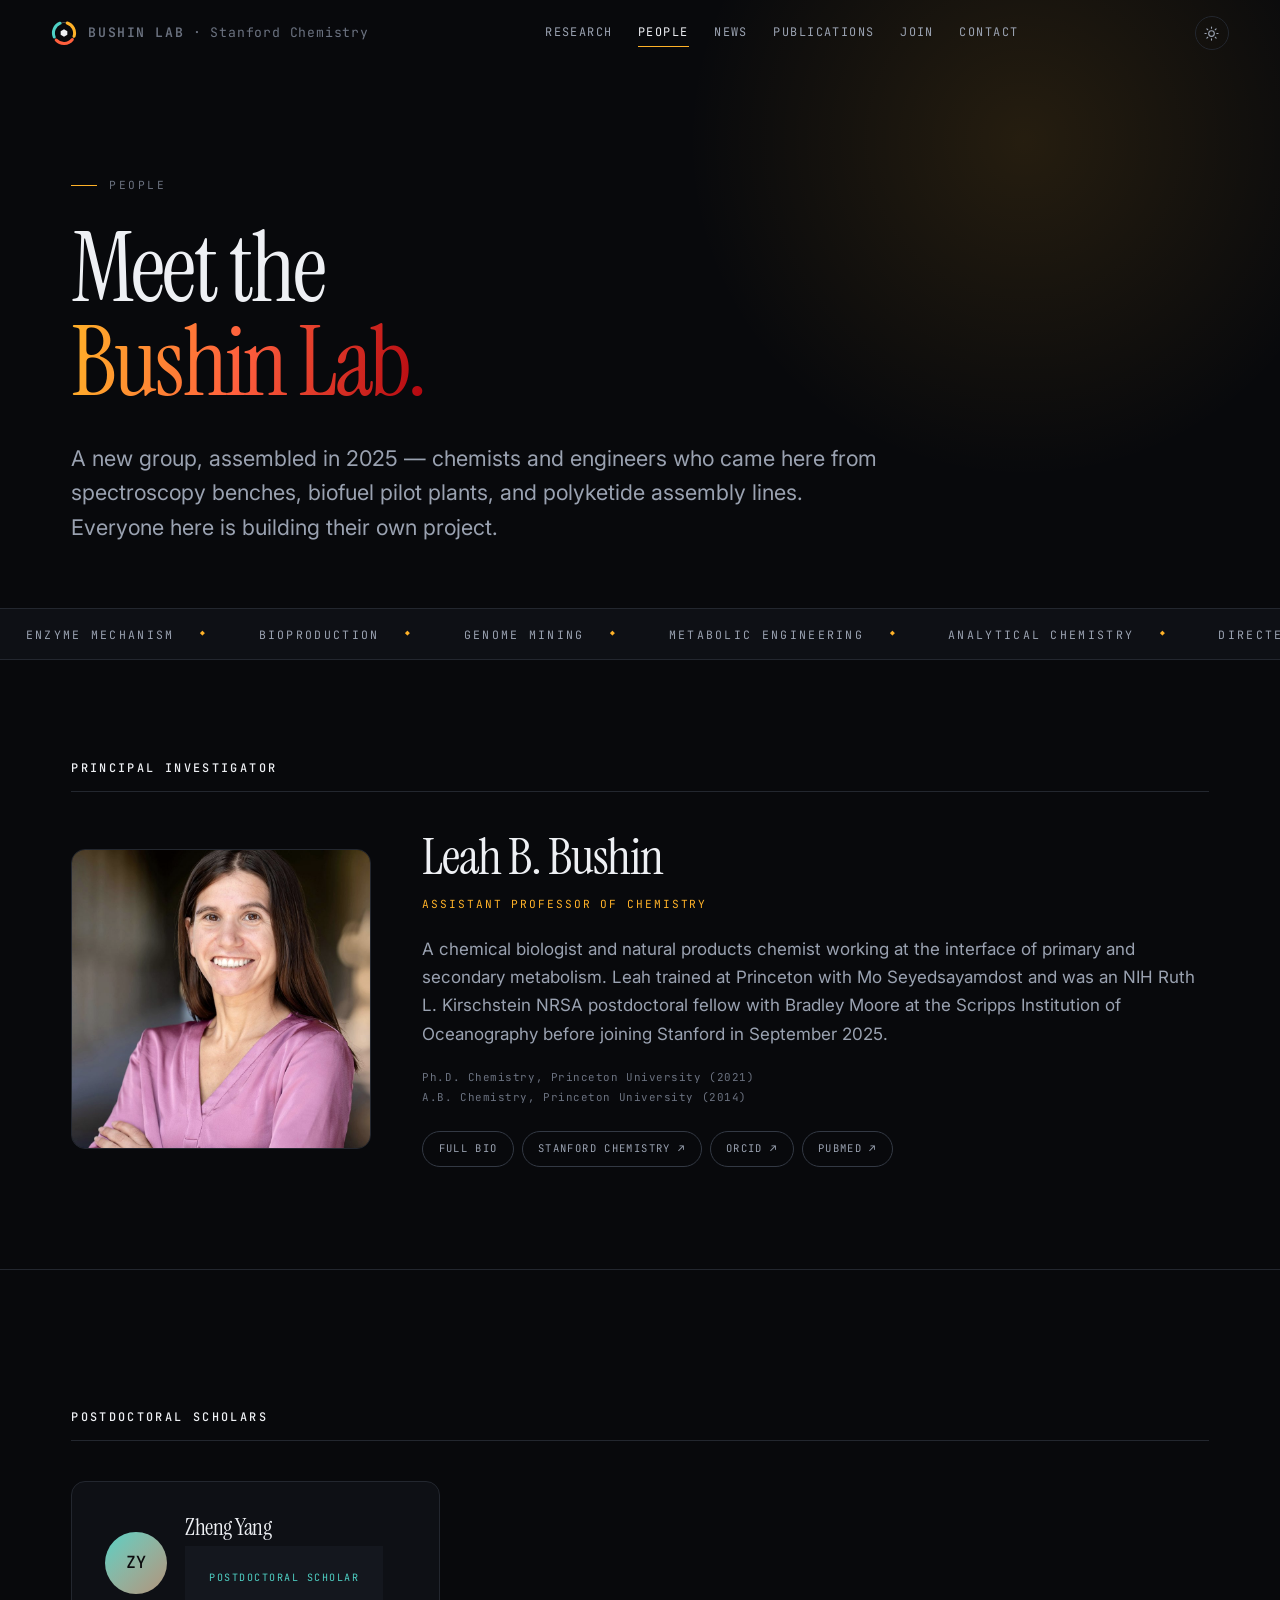
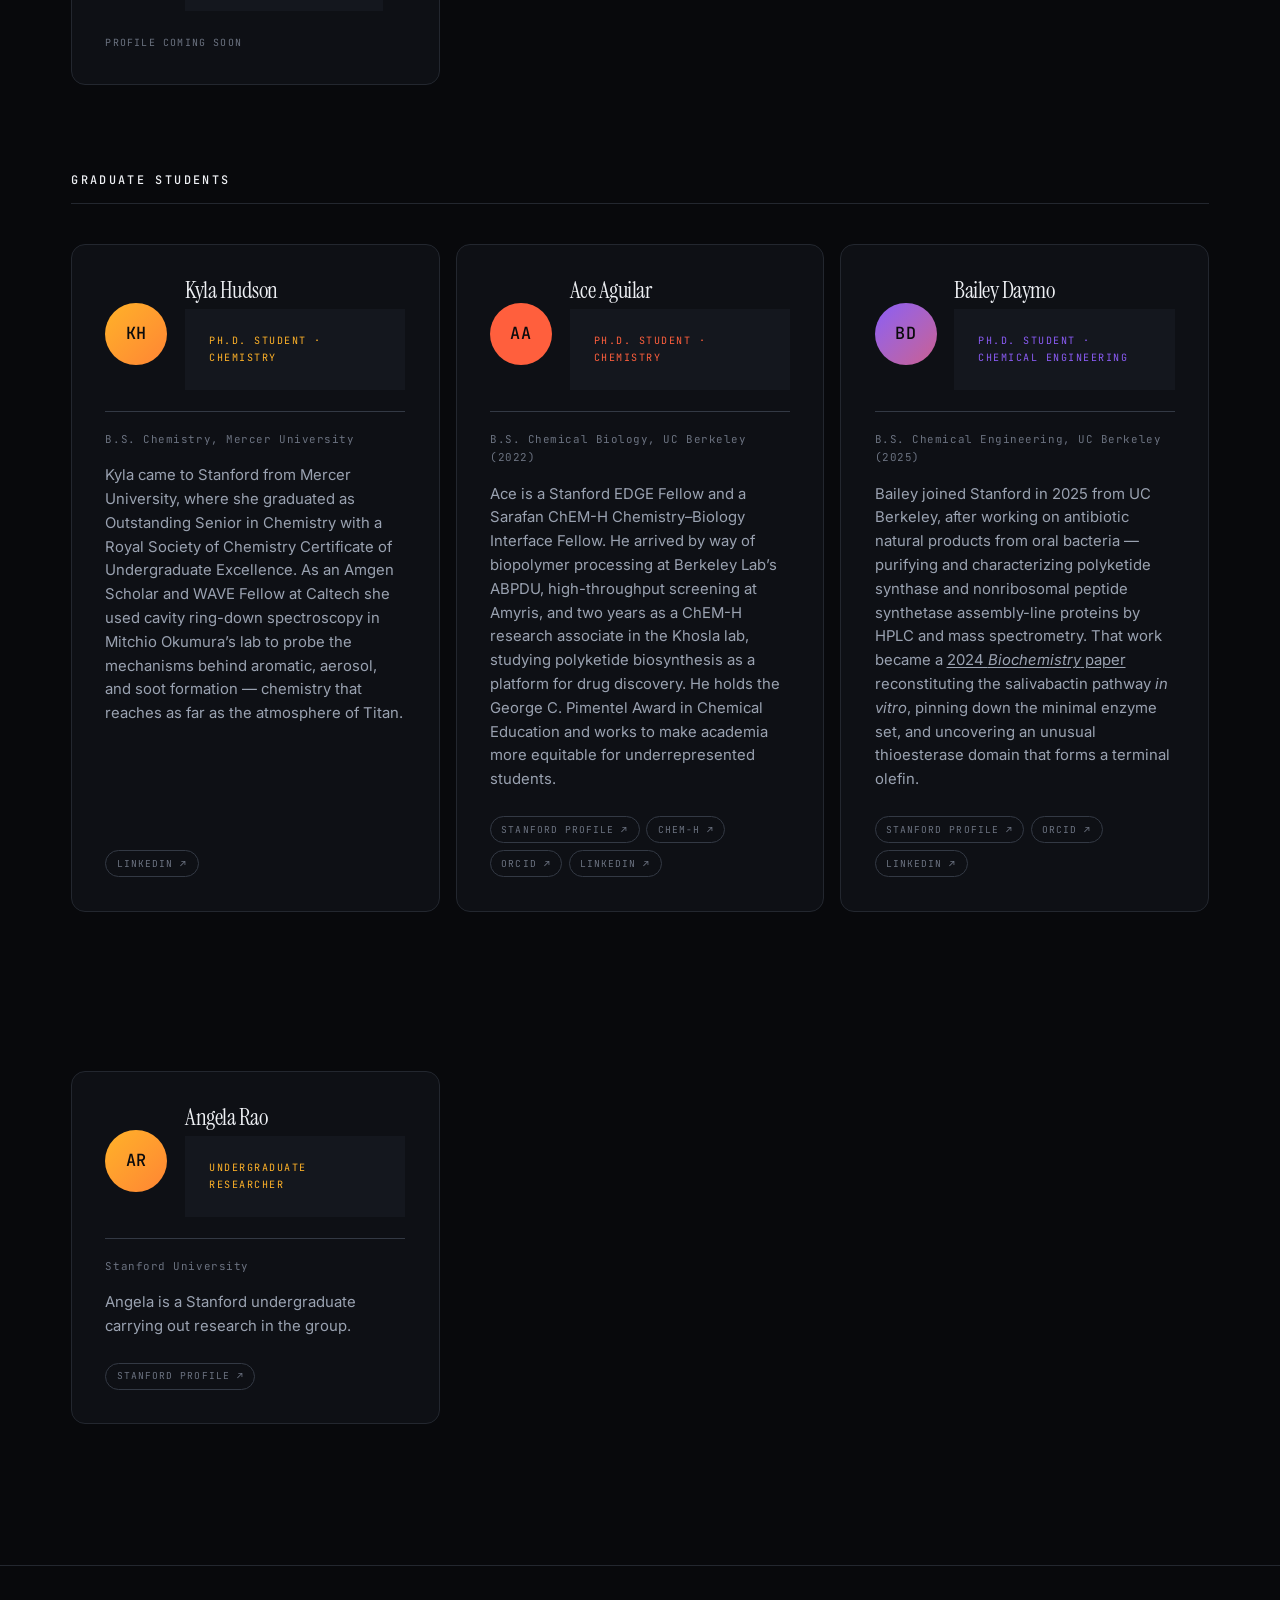
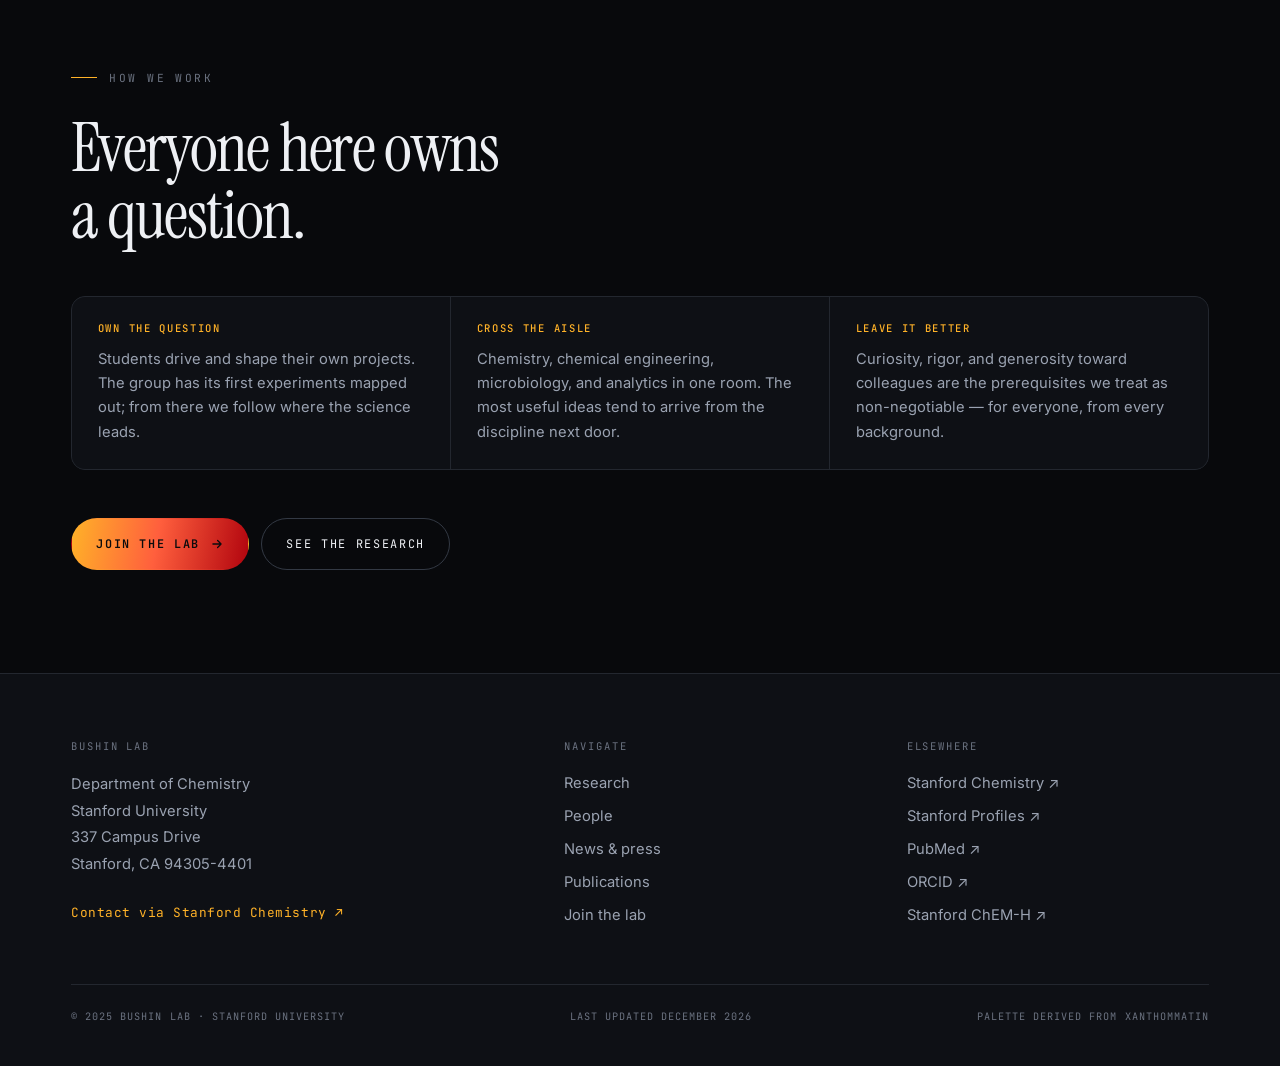
<file: people.html>
<!doctype html>
<html lang="en" data-theme="dark">
<head>
<meta charset="utf-8">
<meta name="viewport" content="width=device-width, initial-scale=1">
<meta name="theme-color" content="#08090c" media="(prefers-color-scheme: dark)">
<meta name="theme-color" content="#fbfaf7" media="(prefers-color-scheme: light)">
<title>Meet the Bushin Lab — People · Stanford Chemistry</title>
<meta name="description" content="The people of the Bushin Lab at Stanford Chemistry — principal investigator Leah B. Bushin, postdoctoral scholars, graduate students, and undergraduate researchers.">
<link rel="canonical" href="https://leahbushin.github.io/bushin-lab-website/people.html">
<meta property="og:url" content="https://leahbushin.github.io/bushin-lab-website/people.html">

<meta property="og:type" content="website">
<meta property="og:title" content="Meet the Bushin Lab · Stanford Chemistry">
<meta property="og:description" content="The people building the Bushin Lab at Stanford Chemistry.">
<meta property="og:image" content="https://leahbushin.github.io/bushin-lab-website/assets/img/leah-bushin-2026.jpg">
<meta name="twitter:card" content="summary_large_image">

<link rel="icon" href="data:image/svg+xml,%3Csvg%20xmlns='http://www.w3.org/2000/svg'%20viewBox='0%200%2032%2032'%20fill='none'%3E%3Cpath%20d='M20.02%203.64%20A13.0%2013.0%200%200%201%2028.36%2020.02'%20stroke='%23ffb228'%20stroke-width='3.6'%20stroke-linecap='round'/%3E%3Cpath%20d='M26.24%2024.00%20A13.0%2013.0%200%200%201%206.34%2024.70'%20stroke='%23ff5f3d'%20stroke-width='3.6'%20stroke-linecap='round'/%3E%3Cpath%20d='M3.95%2020.87%20A13.0%2013.0%200%200%201%2011.13%203.95'%20stroke='%234fd1c5'%20stroke-width='3.6'%20stroke-linecap='round'/%3E%3Cpath%20d='M16%2011.4l4.1%202.3v4.6L16%2020.6l-4.1-2.3v-4.6z'%20fill='%23b1040e'/%3E%3C/svg%3E">

<link rel="preconnect" href="https://fonts.googleapis.com">
<link rel="preconnect" href="https://fonts.gstatic.com" crossorigin>
<link href="https://fonts.googleapis.com/css2?family=Inter:wght@300;400;500;600&amp;family=Instrument+Serif:ital@0;1&amp;family=JetBrains+Mono:wght@400;500&amp;display=swap" rel="stylesheet">
<link rel="stylesheet" href="assets/css/style.css">
<noscript><style>.rv{opacity:1!important;transform:none!important}</style></noscript>
</head>
<body>
<div class="progress" aria-hidden="true"></div>
<a class="skip" href="#main">Skip to content</a>

<nav class="nav" aria-label="Primary">
  <a class="brand" href="index.html">
    <svg class="mark" viewBox="0 0 32 32" fill="none" aria-hidden="true">
      <!-- plasmid backbone with three engineered cassettes, and the molecule it makes -->
      <circle cx="16" cy="16" r="13" stroke="currentColor" stroke-width="1" opacity=".28"/>
      <path d="M20.02 3.64 A13.0 13.0 0 0 1 28.36 20.02" stroke="var(--amber)" stroke-width="3" stroke-linecap="round"/>
      <path d="M26.24 24.00 A13.0 13.0 0 0 1 6.34 24.70" stroke="var(--ember)" stroke-width="3" stroke-linecap="round"/>
      <path d="M3.95 20.87 A13.0 13.0 0 0 1 11.13 3.95" stroke="var(--cyan)" stroke-width="3" stroke-linecap="round"/>
      <path d="M16 11.4l4.1 2.3v4.6L16 20.6l-4.1-2.3v-4.6z" fill="currentColor"/>
    </svg>
    <span><b>Bushin Lab</b><i class="sfx"> · Stanford Chemistry</i></span>
  </a>

  <div class="nav-links">
    <a href="index.html#research">Research</a>
    <a href="people.html" aria-current="true">People</a>
    <a href="index.html#press">News</a>
    <a href="index.html#publications">Publications</a>
    <a href="index.html#join">Join</a>
    <a href="#contact">Contact</a>
  </div>

  <div style="display:flex;gap:.5rem;align-items:center">
    <button class="icon-btn" id="theme-toggle" aria-label="Toggle colour theme" title="Toggle light / dark">
      <svg width="15" height="15" viewBox="0 0 24 24" fill="none" stroke="currentColor" stroke-width="1.8" stroke-linecap="round" aria-hidden="true">
        <circle cx="12" cy="12" r="4.5"/><path d="M12 1.5v2M12 20.5v2M22.5 12h-2M3.5 12h-2M19.4 4.6l-1.4 1.4M6 18l-1.4 1.4M19.4 19.4L18 18M6 6L4.6 4.6"/>
      </svg>
    </button>
    <button class="icon-btn burger" aria-label="Menu" aria-expanded="false">
      <svg width="16" height="16" viewBox="0 0 24 24" stroke="currentColor" stroke-width="1.8" stroke-linecap="round" aria-hidden="true"><path d="M3 7h18M3 17h18"/></svg>
    </button>
  </div>
</nav>

<main id="main">

<!-- ==================================================== PAGE HEADER -->
<header class="page-head">
  <div class="wrap">
    <p class="eyebrow">People</p>
    <h1>Meet the<br><em class="hl">Bushin Lab.</em></h1>
    <p class="lede" style="margin-top:2rem">
      A new group, assembled in 2025 — chemists and engineers who came here
      from spectroscopy benches, biofuel pilot plants, and polyketide assembly lines.
      Everyone here is building their own project.
    </p>
  </div>
</header>

<div class="marquee" aria-hidden="true">
  <div class="marquee-track">
    <span>Enzyme mechanism</span><span>Bioproduction</span><span>Genome mining</span><span>Metabolic engineering</span>
    <span>Analytical chemistry</span><span>Directed evolution</span><span>Peptide natural products</span><span>Ommochrome pigments</span>
    <span>Enzyme mechanism</span><span>Bioproduction</span><span>Genome mining</span><span>Metabolic engineering</span>
    <span>Analytical chemistry</span><span>Directed evolution</span><span>Peptide natural products</span><span>Ommochrome pigments</span>
  </div>
</div>

<!-- =============================================================== PI -->
<section class="section" id="pi" style="padding-block:clamp(4rem,8vw,6.5rem)">
  <div class="wrap">
    <div class="group-head rv"><h2>Principal Investigator</h2></div>
    <div class="pi-banner rv" data-delay=".06">
      <figure class="portrait">
        <img src="assets/img/leah-bushin-2026.jpg" alt="Portrait of Professor Leah B. Bushin" width="900" height="1125" loading="lazy">
      </figure>
      <div>
        <h2 class="display" style="font-size:clamp(2.1rem,4.4vw,3.2rem)">Leah B. Bushin</h2>
        <p class="mono" style="font-size:.7rem;letter-spacing:.17em;text-transform:uppercase;color:var(--accent);margin-top:.8rem">
          Assistant Professor of Chemistry
        </p>
        <p style="margin-top:1.4rem;color:var(--fg-muted)">
          A chemical biologist and natural products chemist working at the interface of primary
          and secondary metabolism. Leah trained at Princeton with Mo Seyedsayamdost and was an
          NIH Ruth L. Kirschstein NRSA postdoctoral fellow with Bradley Moore at the Scripps
          Institution of Oceanography before joining Stanford in September 2025.
        </p>
        <p class="mono" style="margin-top:1.3rem;font-size:.68rem;letter-spacing:.05em;color:var(--fg-dim);line-height:1.8">
          Ph.D. Chemistry, Princeton University (2021)<br>
          A.B. Chemistry, Princeton University (2014)
        </p>
        <div class="chips">
          <a class="chip" href="index.html#pi">Full bio</a>
          <a class="chip" href="https://chemistry.stanford.edu/people/leah-b-bushin" target="_blank" rel="noopener">Stanford Chemistry ↗</a>
          <a class="chip" href="https://orcid.org/0000-0003-0538-2469" target="_blank" rel="noopener">ORCID ↗</a>
          <a class="chip" href="https://pubmed.ncbi.nlm.nih.gov/?term=Bushin+LB" target="_blank" rel="noopener">PubMed ↗</a>
        </div>
      </div>
    </div>
  </div>
</section>

<hr class="rule">

<!-- ============================================================ ROSTER -->
<section class="section" id="group">
  <div class="wrap">

    <!-- ---------------------------------------------- postdocs -->
    <div class="group">
      <div class="group-head rv"><h2>Postdoctoral Scholars</h2></div>
      <div class="people-grid people-grid--3 rv" data-delay=".06">
        <article class="person" style="--c:var(--cyan)">
          <div class="person-top">
            <div class="avatar" aria-hidden="true">ZY</div>
            <div>
              <h3>Zheng Yang</h3>
              <span class="role">Postdoctoral Scholar</span>
            </div>
          </div>
          <p class="pending">Profile coming soon</p>
        </article>
      </div>
    </div>

    <!-- ---------------------------------------- graduate students -->
    <div class="group">
      <div class="group-head rv"><h2>Graduate Students</h2></div>
      <div class="people-grid people-grid--3 rv" data-delay=".06">

        <article class="person" style="--c:var(--amber)">
          <div class="person-top">
            <div class="avatar" aria-hidden="true">KH</div>
            <div>
              <h3>Kyla Hudson</h3>
              <span class="role">Ph.D. Student · Chemistry</span>
            </div>
          </div>
          <p class="edu">B.S. Chemistry, Mercer University</p>
          <p>
            Kyla came to Stanford from Mercer University, where she graduated as Outstanding
            Senior in Chemistry with a Royal Society of Chemistry Certificate of Undergraduate
            Excellence. As an Amgen Scholar and WAVE Fellow at Caltech she used cavity
            ring-down spectroscopy in Mitchio Okumura’s lab to probe the mechanisms behind
            aromatic, aerosol, and soot formation — chemistry that reaches as far as the
            atmosphere of Titan.
          </p>
          <div class="links">
            <a href="https://www.linkedin.com/in/kyla-hudsonn/" target="_blank" rel="noopener">LinkedIn ↗</a>
          </div>
        </article>

        <article class="person" style="--c:var(--ember)">
          <div class="person-top">
            <div class="avatar" aria-hidden="true">AA</div>
            <div>
              <h3>Ace Aguilar</h3>
              <span class="role">Ph.D. Student · Chemistry</span>
            </div>
          </div>
          <p class="edu">B.S. Chemical Biology, UC Berkeley (2022)</p>
          <p>
            Ace is a Stanford EDGE Fellow and a Sarafan ChEM-H Chemistry–Biology Interface
            Fellow. He arrived by way of biopolymer processing at Berkeley Lab’s ABPDU,
            high-throughput screening at Amyris, and two years as a ChEM-H research associate
            in the Khosla lab, studying polyketide biosynthesis as a platform for drug
            discovery. He holds the George C. Pimentel Award in Chemical Education and works
            to make academia more equitable for underrepresented students.
          </p>
          <div class="links">
            <a href="https://profiles.stanford.edu/rolin-aguilar" target="_blank" rel="noopener">Stanford Profile ↗</a>
            <a href="https://chemh.stanford.edu/people/ace-aguilar" target="_blank" rel="noopener">ChEM-H ↗</a>
            <a href="https://orcid.org/0000-0002-5452-2037" target="_blank" rel="noopener">ORCID ↗</a>
            <a href="https://www.linkedin.com/in/aceaguilar/" target="_blank" rel="noopener">LinkedIn ↗</a>
          </div>
        </article>

        <article class="person" style="--c:var(--violet)">
          <div class="person-top">
            <div class="avatar" aria-hidden="true">BD</div>
            <div>
              <h3>Bailey Daymo</h3>
              <span class="role">Ph.D. Student · Chemical Engineering</span>
            </div>
          </div>
          <p class="edu">B.S. Chemical Engineering, UC Berkeley (2025)</p>
          <p>
            Bailey joined Stanford in 2025 from UC Berkeley, after working on antibiotic natural
            products from oral bacteria — purifying and characterizing polyketide synthase and
            nonribosomal peptide synthetase assembly-line proteins by HPLC and mass
            spectrometry. That work became a
            <a style="color:var(--fg-muted);text-decoration:underline;text-underline-offset:2px" href="https://doi.org/10.1021/acs.biochem.4c00515" target="_blank" rel="noopener">2024 <i>Biochemistry</i> paper</a>
            reconstituting the salivabactin pathway <i>in vitro</i>, pinning down the minimal enzyme
            set, and uncovering an unusual thioesterase domain that forms a terminal olefin.
          </p>
          <div class="links">
            <a href="https://profiles.stanford.edu/bailey-daymo" target="_blank" rel="noopener">Stanford Profile ↗</a>
            <a href="https://orcid.org/0009-0009-1324-4315" target="_blank" rel="noopener">ORCID ↗</a>
            <a href="https://www.linkedin.com/in/baileydaymo/" target="_blank" rel="noopener">LinkedIn ↗</a>
          </div>
        </article>

      </div>
    </div>

    <!-- ------------------------------------------- undergraduates -->
    <div class="group">
      <div class="group-head rv"><h2>Undergraduate Researchers</h2></div>
      <div class="people-grid people-grid--3 rv" data-delay=".06">
        <article class="person" style="--c:var(--amber)">
          <div class="person-top">
            <div class="avatar" aria-hidden="true">AR</div>
            <div>
              <h3>Angela Rao</h3>
              <span class="role">Undergraduate Researcher</span>
            </div>
          </div>
          <p class="edu">Stanford University</p>
          <p>
            Angela is a Stanford undergraduate carrying out research in the group.
          </p>
          <div class="links">
            <a href="https://profiles.stanford.edu/335973" target="_blank" rel="noopener">Stanford Profile ↗</a>
          </div>
        </article>
      </div>
    </div>

  </div>
</section>

<hr class="rule">

<!-- =========================================================== CULTURE -->
<section class="section" id="culture" style="padding-block:clamp(4rem,8vw,6.5rem)">
  <div class="wrap">
    <div class="rv">
      <p class="eyebrow">How we work</p>
      <h2 class="display">Everyone here owns<br>a question.</h2>
    </div>
    <div class="values rv" data-delay=".08">
      <div class="value">
        <h3>Own the question</h3>
        <p>Students drive and shape their own projects. The group has its first experiments mapped out; from there we follow where the science leads.</p>
      </div>
      <div class="value">
        <h3>Cross the aisle</h3>
        <p>Chemistry, chemical engineering, microbiology, and analytics in one room. The most useful ideas tend to arrive from the discipline next door.</p>
      </div>
      <div class="value">
        <h3>Leave it better</h3>
        <p>Curiosity, rigor, and generosity toward colleagues are the prerequisites we treat as non-negotiable — for everyone, from every background.</p>
      </div>
    </div>

    <div class="hero-cta" style="animation:none;opacity:1;margin-top:3rem">
      <a class="btn btn--solid" href="index.html#join">
        Join the lab
        <svg width="14" height="14" viewBox="0 0 24 24" fill="none" stroke="currentColor" stroke-width="2.2" stroke-linecap="round" stroke-linejoin="round" aria-hidden="true"><path d="M5 12h14M13 6l6 6-6 6"/></svg>
      </a>
      <a class="btn btn--ghost" href="index.html#research">See the research</a>
    </div>
  </div>
</section>

<!-- =========================================================== FOOTER -->
<footer class="footer" id="contact">
  <div class="wrap">
    <div class="footer-grid">
      <div>
        <h4>Bushin Lab</h4>
        <p class="address">
          Department of Chemistry<br>
          Stanford University<br>
          337 Campus Drive<br>
          Stanford, CA 94305-4401
        </p>
        <p style="margin-top:1.25rem">
          <a class="mono" style="font-size:.8rem;letter-spacing:.04em;color:var(--accent)" href="https://chemistry.stanford.edu/people/leah-b-bushin" target="_blank" rel="noopener">
            Contact via Stanford Chemistry ↗
          </a>
        </p>
      </div>

      <div>
        <h4>Navigate</h4>
        <ul>
          <li><a href="index.html#research">Research</a></li>
          <li><a href="people.html">People</a></li>
          <li><a href="index.html#press">News &amp; press</a></li>
          <li><a href="index.html#publications">Publications</a></li>
          <li><a href="index.html#join">Join the lab</a></li>
        </ul>
      </div>

      <div>
        <h4>Elsewhere</h4>
        <ul>
          <li><a href="https://chemistry.stanford.edu/" target="_blank" rel="noopener">Stanford Chemistry ↗</a></li>
          <li><a href="https://profiles.stanford.edu/leah-bushin" target="_blank" rel="noopener">Stanford Profiles ↗</a></li>
          <li><a href="https://pubmed.ncbi.nlm.nih.gov/?term=Bushin+LB" target="_blank" rel="noopener">PubMed ↗</a></li>
          <li><a href="https://orcid.org/0000-0003-0538-2469" target="_blank" rel="noopener">ORCID ↗</a></li>
          <li><a href="https://chemh.stanford.edu/" target="_blank" rel="noopener">Stanford ChEM-H ↗</a></li>
        </ul>
      </div>
    </div>

    <div class="colophon">
      <span>© 2025 Bushin Lab · Stanford University</span>
      <span id="updated">Last updated August 2026</span>
      <span>Palette derived from xanthommatin</span>
    </div>
  </div>
</footer>
</main>

<script src="assets/js/main.js" defer></script>
</body>
</html>
</file>
<file: assets/css/style.css>
/* ==========================================================================
   Bushin Lab — Stanford Chemistry
   Palette derived from xanthommatin, the ommochrome pigment the lab
   taught a microbe to make: amber -> ember -> deep violet-black.
   ========================================================================== */

:root {
  --bg:            #08090c;
  --bg-elev:       #0e1015;
  --bg-elev-2:     #14171e;
  --line:          #23272f;
  --line-strong:   #333944;
  --fg:            #eef0f4;
  --fg-muted:      #9aa2b1;
  --fg-dim:        #6b7280;

  --amber:         #ffb228;   /* oxidized xanthommatin */
  --ember:         #ff5f3d;   /* reduced form */
  --cardinal:      #b1040e;   /* Stanford */
  --cyan:          #4fd1c5;   /* cofactor-blue accent */
  --violet:        #8b5cf6;

  --accent:        var(--amber);
  --grad: linear-gradient(100deg, var(--amber) 0%, var(--ember) 48%, var(--cardinal) 100%);

  --ff-display: "Instrument Serif", "Canela", Georgia, "Times New Roman", serif;
  --ff-sans: "Inter", -apple-system, BlinkMacSystemFont, "Segoe UI", Helvetica, Arial, sans-serif;
  --ff-mono: "JetBrains Mono", ui-monospace, "SF Mono", SFMono-Regular, Menlo, monospace;

  --maxw: 1240px;
  --gut: clamp(1.25rem, 4vw, 4rem);
  --r: 14px;
  --ease: cubic-bezier(.16,1,.3,1);
}

html[data-theme="light"] {
  --bg:            #fbfaf7;
  --bg-elev:       #ffffff;
  --bg-elev-2:     #f3f1ec;
  --line:          #e2ded4;
  --line-strong:   #cdc7b9;
  --fg:            #12131a;
  --fg-muted:      #5a6070;
  --fg-dim:        #878d9c;
  --amber:         #c9770a;
  --ember:         #d83f1c;
  --cyan:          #0f8b80;
  --violet:        #6d3fd6;
}

/* ---------- reset ---------- */
*, *::before, *::after { box-sizing: border-box; }
* { margin: 0; }
html { -webkit-text-size-adjust: 100%; scroll-behavior: smooth; }
@media (prefers-reduced-motion: reduce) {
  html { scroll-behavior: auto; }
  *, *::before, *::after { animation-duration: .001ms !important; transition-duration: .001ms !important; }
}
body {
  background: var(--bg);
  color: var(--fg);
  font-family: var(--ff-sans);
  font-size: 17px;
  line-height: 1.65;
  -webkit-font-smoothing: antialiased;
  overflow-x: hidden;
  transition: background .4s var(--ease), color .4s var(--ease);
}
img, canvas, svg { display: block; max-width: 100%; }
a { color: inherit; text-decoration: none; }
button { font: inherit; color: inherit; background: none; border: 0; cursor: pointer; }
::selection { background: var(--ember); color: #fff; }

/* ---------- layout ---------- */
.wrap { width: 100%; max-width: var(--maxw); margin-inline: auto; padding-inline: var(--gut); }
.section { padding-block: clamp(5rem, 11vw, 9.5rem); position: relative; }
.rule { height: 1px; background: var(--line); border: 0; }

.eyebrow {
  font-family: var(--ff-mono);
  font-size: .7rem;
  letter-spacing: .22em;
  text-transform: uppercase;
  color: var(--fg-dim);
  display: flex; align-items: center; gap: .75rem;
  margin-bottom: 1.75rem;
}
.eyebrow::before {
  content: ""; width: 26px; height: 1px; background: var(--accent); flex: none;
}

h1, h2, h3 { font-weight: 500; line-height: 1.05; letter-spacing: -.02em; }
.display {
  font-family: var(--ff-display);
  font-weight: 400;
  letter-spacing: -.025em;
  line-height: .98;
}
h2.display { font-size: clamp(2.35rem, 5.6vw, 4.25rem); }
h3 { font-size: 1.2rem; letter-spacing: -.01em; }
.lede { font-size: clamp(1.08rem, 1.7vw, 1.35rem); color: var(--fg-muted); line-height: 1.6; max-width: 62ch; }
.mono { font-family: var(--ff-mono); }
em.hl { font-style: normal; background: var(--grad); -webkit-background-clip: text; background-clip: text; color: transparent; }

/* ---------- nav ---------- */
.nav {
  position: fixed; inset: 0 0 auto 0; z-index: 100;
  display: flex; align-items: center; justify-content: space-between;
  gap: 1rem;
  padding: 1rem var(--gut);
  transition: background .35s var(--ease), border-color .35s var(--ease), padding .35s var(--ease);
  border-bottom: 1px solid transparent;
}
.nav.stuck {
  background: color-mix(in srgb, var(--bg) 82%, transparent);
  backdrop-filter: saturate(160%) blur(14px);
  -webkit-backdrop-filter: saturate(160%) blur(14px);
  border-bottom-color: var(--line);
  padding-block: .6rem;
}
.brand { display: flex; align-items: center; gap: .7rem; font-family: var(--ff-mono); font-size: .82rem; letter-spacing: .06em; }
.brand b { font-weight: 600; letter-spacing: .12em; text-transform: uppercase; }
.brand span { color: var(--fg-dim); }
.brand .sfx { font-style: normal; }
/* the department suffix wraps to a second line on narrow phones */
@media (max-width: 430px) { .brand .sfx { display: none; } }
.mark { width: 26px; height: 26px; flex: none; }
.mark circle, .mark path, .mark line { vector-effect: non-scaling-stroke; }
.nav-links { display: flex; align-items: center; gap: 1.6rem; }
.nav-links a {
  font-family: var(--ff-mono); font-size: .74rem; letter-spacing: .12em; text-transform: uppercase;
  color: var(--fg-muted); position: relative; padding-block: .25rem;
  transition: color .25s;
}
.nav-links a::after {
  content: ""; position: absolute; left: 0; bottom: 0; height: 1px; width: 0;
  background: var(--accent); transition: width .3s var(--ease);
}
.nav-links a:hover { color: var(--fg); }
.nav-links a:hover::after, .nav-links a[aria-current="true"]::after { width: 100%; }
.nav-links a[aria-current="true"] { color: var(--fg); }

.icon-btn {
  width: 34px; height: 34px; display: grid; place-items: center;
  border: 1px solid var(--line); border-radius: 50%;
  color: var(--fg-muted); transition: .25s var(--ease);
}
.icon-btn:hover { color: var(--fg); border-color: var(--accent); transform: rotate(18deg); }
.burger { display: none; }

@media (max-width: 900px) {
  .nav-links {
    position: fixed; inset: 0; flex-direction: column; justify-content: center;
    background: var(--bg); gap: 1.4rem;
    padding: 5rem var(--gut) 2rem; overflow-y: auto;
    /* visibility, not just transform: on short viewports the centred column
       overflows the panel and would otherwise peek out while closed */
    transform: translateY(-100%); visibility: hidden;
    transition: transform .5s var(--ease), visibility .5s var(--ease);
  }
  .nav-links a { font-size: 1.05rem; }
  body.menu-open .nav-links { transform: none; visibility: visible; }
  .burger { display: grid; z-index: 2; }
  /* keep the wordmark and theme toggle reachable above the open panel */
  .brand, #theme-toggle { position: relative; z-index: 2; }
}

/* ---------- hero ---------- */
.hero { position: relative; min-height: 100svh; display: flex; align-items: center; overflow: hidden; }
.hero::after {
  content: ""; position: absolute; inset: 0; z-index: 1; pointer-events: none;
  background:
    radial-gradient(120% 80% at 78% 22%, transparent 0%, var(--bg) 78%),
    linear-gradient(to top, var(--bg) 2%, transparent 40%);
}
.hero .wrap { position: relative; z-index: 2; padding-block: 9rem 5rem; }

.hero h1 {
  font-family: var(--ff-display);
  font-weight: 400;
  font-size: clamp(2.9rem, 8.2vw, 7.2rem);
  line-height: .95;
  letter-spacing: -.03em;
  max-width: 17ch;
}
.hero h1 .line { display: block; overflow: hidden; padding-bottom: .14em; margin-bottom: -.14em; }
.hero h1 .line > span { display: block; transform: translateY(120%); animation: rise 1.05s var(--ease) forwards; }
.hero h1 .line:nth-child(2) > span { animation-delay: .09s; }
.hero h1 .line:nth-child(3) > span { animation-delay: .18s; }
.hero h1 .line:nth-child(4) > span { animation-delay: .27s; }
@keyframes rise { to { transform: none; } }

.hero .lede { margin-top: 2rem; opacity: 0; animation: fade .9s .5s var(--ease) forwards; }
.hero-cta { display: flex; flex-wrap: wrap; gap: .8rem; margin-top: 2.6rem; opacity: 0; animation: fade .9s .65s var(--ease) forwards; }
@keyframes fade { to { opacity: 1; } }

.btn {
  display: inline-flex; align-items: center; gap: .6rem;
  font-family: var(--ff-mono); font-size: .74rem; letter-spacing: .14em; text-transform: uppercase;
  padding: .95rem 1.5rem; border-radius: 999px; border: 1px solid var(--line-strong);
  transition: .3s var(--ease); position: relative; overflow: hidden;
}
.btn svg { transition: transform .3s var(--ease); }
.btn:hover svg { transform: translateX(4px); }
.btn--solid { background: var(--grad); color: #0b0b0d; border-color: transparent; font-weight: 600; }
.btn--solid:hover { filter: brightness(1.1); transform: translateY(-2px); box-shadow: 0 12px 30px -12px var(--ember); }
.btn--ghost:hover { border-color: var(--accent); color: var(--accent); }

.hero-meta {
  position: absolute; bottom: 2rem; left: var(--gut); right: var(--gut); z-index: 2;
  display: flex; justify-content: space-between; align-items: flex-end; gap: 2rem;
  font-family: var(--ff-mono); font-size: .68rem; letter-spacing: .16em; text-transform: uppercase; color: var(--fg-dim);
  opacity: 0; animation: fade 1s 1s var(--ease) forwards;
}
.scroll-hint { display: flex; align-items: center; gap: .6rem; }
.scroll-hint i { display: block; width: 1px; height: 34px; background: linear-gradient(var(--accent), transparent); animation: drop 1.9s infinite; }
@keyframes drop { 0%{transform:scaleY(0);transform-origin:top} 45%{transform:scaleY(1);transform-origin:top} 55%{transform:scaleY(1);transform-origin:bottom} 100%{transform:scaleY(0);transform-origin:bottom} }
@media (max-width: 700px) { .hero-meta > :not(.scroll-hint) { display: none; } }

/* ---------- marquee ---------- */
.marquee {
  border-block: 1px solid var(--line);
  overflow: hidden; padding-block: .95rem;
  background: var(--bg-elev);
}
.marquee-track { display: flex; width: max-content; animation: slide 46s linear infinite; }
.marquee:hover .marquee-track { animation-play-state: paused; }
@keyframes slide { to { transform: translateX(-50%); } }
.marquee span {
  font-family: var(--ff-mono); font-size: .72rem; letter-spacing: .2em; text-transform: uppercase;
  color: var(--fg-muted); padding-inline: 1.6rem; white-space: nowrap;
  display: inline-flex; align-items: center; gap: 1.6rem;
}
.marquee span::after { content: "◆"; color: var(--accent); font-size: .5rem; }

/* ---------- reveal ---------- */
.rv { opacity: 0; transform: translateY(26px); transition: opacity .9s var(--ease), transform .9s var(--ease); }
.rv.in { opacity: 1; transform: none; }

/* ---------- mission ---------- */
.mission-grid { display: grid; grid-template-columns: 1fr; gap: clamp(2rem, 5vw, 5rem); align-items: start; }
@media (min-width: 900px) { .mission-grid { grid-template-columns: minmax(0,1.35fr) minmax(0,1fr); } }
.big-statement {
  font-family: var(--ff-display); font-weight: 400;
  font-size: clamp(1.75rem, 3.5vw, 3rem); line-height: 1.16; letter-spacing: -.02em;
}
.big-statement .dim { color: var(--fg-dim); }
.side-note { border-left: 1px solid var(--line); padding-left: 1.6rem; }
.side-note p + p { margin-top: 1rem; }
.side-note p { color: var(--fg-muted); font-size: .98rem; }

/* ---------- research cards ---------- */
.cards { display: grid; gap: 1px; background: var(--line); border: 1px solid var(--line); border-radius: var(--r); overflow: hidden; margin-top: 3.5rem; }
@media (min-width: 860px) { .cards { grid-template-columns: repeat(2, 1fr); } }
.card {
  background: var(--bg); padding: clamp(1.6rem, 3vw, 2.6rem);
  position: relative; overflow: hidden; transition: background .4s var(--ease);
  min-height: 320px; display: flex; flex-direction: column;
}
.card::before {
  content: ""; position: absolute; inset: 0;
  background: radial-gradient(420px 260px at var(--mx,50%) var(--my,0%), color-mix(in srgb, var(--c, var(--amber)) 13%, transparent), transparent 70%);
  opacity: 0; transition: opacity .45s var(--ease); pointer-events: none;
}
.card:hover::before { opacity: 1; }
.card:hover { background: var(--bg-elev); }
.card-num { font-family: var(--ff-mono); font-size: .68rem; letter-spacing: .2em; color: var(--c, var(--amber)); }
.card h3 { margin-top: 1.1rem; font-size: clamp(1.3rem, 2.2vw, 1.75rem); font-family: var(--ff-display); font-weight: 400; letter-spacing: -.02em; line-height: 1.12; }
.card p { margin-top: .9rem; color: var(--fg-muted); font-size: .97rem; }
.tags { margin-top: auto; padding-top: 1.75rem; display: flex; flex-wrap: wrap; gap: .45rem; }
.tag {
  font-family: var(--ff-mono); font-size: .62rem; letter-spacing: .12em; text-transform: uppercase;
  padding: .32rem .7rem; border: 1px solid var(--line-strong); border-radius: 999px; color: var(--fg-dim);
  transition: .25s;
}
.card:hover .tag { border-color: color-mix(in srgb, var(--c, var(--amber)) 45%, transparent); color: var(--fg-muted); }
.card .glyph { position: absolute; right: -30px; bottom: -30px; width: 190px; opacity: .06; color: var(--c, var(--amber)); transition: .6s var(--ease); }
.card:hover .glyph { opacity: .14; transform: rotate(-8deg) scale(1.05); }

/* ---------- PI ---------- */
.pi { display: grid; gap: clamp(2rem, 5vw, 4.5rem); align-items: start; }
@media (min-width: 880px) { .pi { grid-template-columns: minmax(0, 380px) minmax(0, 1fr); } }
.portrait { position: relative; border-radius: var(--r); overflow: hidden; border: 1px solid var(--line); }
.portrait img { width: 100%; height: auto; aspect-ratio: 4/5; object-fit: cover; object-position: center 22%; filter: grayscale(.15) contrast(1.02); transition: filter .6s var(--ease), transform 1s var(--ease); }
.portrait:hover img { filter: none; transform: scale(1.03); }
.portrait figcaption {
  position: absolute; inset: auto 0 0 0; padding: 1rem 1.1rem;
  background: linear-gradient(to top, rgba(0,0,0,.82), transparent);
  font-family: var(--ff-mono); font-size: .62rem; letter-spacing: .12em; text-transform: uppercase; color: #cfd3da;
}
.cv { list-style: none; padding: 0; margin-top: 2.2rem; border-top: 1px solid var(--line); }
.cv li { display: grid; grid-template-columns: 5.5rem 1fr; gap: 1rem; padding-block: .95rem; border-bottom: 1px solid var(--line); align-items: baseline; }
.cv .yr { font-family: var(--ff-mono); font-size: .72rem; color: var(--accent); letter-spacing: .06em; }
.cv--coverage .yr { color: var(--fg-dim); }
.cv--coverage .yr.key { color: var(--accent); }
.cv .what { font-size: .95rem; }
.cv .what small { display: block; color: var(--fg-dim); font-size: .82rem; margin-top: .15rem; }
.quote {
  margin-top: 2.4rem; padding: 1.6rem 1.8rem; border-radius: var(--r);
  background: var(--bg-elev); border: 1px solid var(--line); position: relative;
}
.quote p { font-family: var(--ff-display); font-size: clamp(1.1rem, 1.9vw, 1.45rem); line-height: 1.35; letter-spacing: -.01em; }
.quote cite { display: block; margin-top: 1rem; font-family: var(--ff-mono); font-size: .66rem; letter-spacing: .16em; text-transform: uppercase; color: var(--fg-dim); font-style: normal; }
.chips { display: flex; flex-wrap: wrap; gap: .5rem; margin-top: 1.5rem; }

/* ---------- publications ---------- */
.filters { display: flex; flex-wrap: wrap; gap: .5rem; margin: 2.5rem 0 .5rem; }
.chip {
  font-family: var(--ff-mono); font-size: .66rem; letter-spacing: .13em; text-transform: uppercase;
  padding: .5rem .95rem; border: 1px solid var(--line-strong); border-radius: 999px;
  color: var(--fg-muted); transition: .25s var(--ease);
}
.chip:hover { color: var(--fg); border-color: var(--fg-dim); }
.chip[aria-pressed="true"] { background: var(--fg); color: var(--bg); border-color: var(--fg); }

.pubs { list-style: none; padding: 0; margin-top: 1.5rem; border-top: 1px solid var(--line); }
.pub {
  display: grid; grid-template-columns: 4.5rem minmax(0,1fr) auto; gap: 1.2rem; align-items: baseline;
  padding: 1.5rem 1rem 1.5rem .4rem; border-bottom: 1px solid var(--line);
  position: relative; transition: background .3s var(--ease), padding .3s var(--ease);
}
.pub:hover { background: var(--bg-elev); padding-left: 1.2rem; }
.pub[hidden] { display: none; }
.pub .yr { font-family: var(--ff-mono); font-size: .78rem; color: var(--fg-dim); }
.pub:hover .yr { color: var(--accent); }
.pub h3 { font-weight: 500; font-size: 1.02rem; line-height: 1.35; letter-spacing: -.01em; }
.pub .authors { display: block; margin-top: .45rem; color: var(--fg-dim); font-size: .85rem; line-height: 1.5; }
.pub .authors b { color: var(--fg-muted); font-weight: 600; }
.pub .jr { display: inline-block; margin-top: .55rem; font-family: var(--ff-mono); font-size: .68rem; letter-spacing: .1em; text-transform: uppercase; color: var(--fg-muted); }
.pub .jr.top { color: var(--accent); }
.pub .go { font-family: var(--ff-mono); font-size: .66rem; letter-spacing: .12em; text-transform: uppercase; color: var(--fg-dim); white-space: nowrap; opacity: 0; transform: translateX(-6px); transition: .3s var(--ease); }
.pub:hover .go { opacity: 1; transform: none; color: var(--accent); }
@media (max-width: 720px) {
  .pub { grid-template-columns: 3.2rem 1fr; }
  /* the hover-reveal link is unreachable on touch: show it inline instead */
  .pub .go {
    grid-column: 2; justify-self: start;
    margin-top: 0; opacity: 1; transform: none; color: var(--accent);
  }
}

/* ---------- join ---------- */
.join { position: relative; overflow: hidden; }
.join-inner {
  border: 1px solid var(--line); border-radius: var(--r); background: var(--bg-elev);
  padding: clamp(2rem, 5vw, 4rem); position: relative; overflow: hidden;
}
.join-inner::before {
  content: ""; position: absolute; inset: -50%;
  background: conic-gradient(from 180deg, transparent 0deg, color-mix(in srgb, var(--amber) 26%, transparent) 60deg, transparent 130deg);
  animation: spin 16s linear infinite; opacity: .28;
}
@keyframes spin { to { transform: rotate(360deg); } }
.join-inner > * { position: relative; }
.roles { display: grid; gap: 1px; background: var(--line); border: 1px solid var(--line); border-radius: 10px; overflow: hidden; margin-top: 2.5rem; }
@media (min-width: 780px) { .roles { grid-template-columns: repeat(3, 1fr); } }
.role { background: var(--bg-elev-2); padding: 1.5rem; transition: background .3s; }
.role:hover { background: var(--bg); }
.role h3 { font-size: 1rem; }
.role p { color: var(--fg-muted); font-size: .9rem; margin-top: .5rem; }
.role .status { font-family: var(--ff-mono); font-size: .62rem; letter-spacing: .14em; text-transform: uppercase; color: var(--cyan); display: flex; align-items: center; gap: .45rem; margin-bottom: .8rem; }
.role .status::before { content: ""; width: 6px; height: 6px; border-radius: 50%; background: var(--cyan); box-shadow: 0 0 0 0 currentColor; animation: pulse 2.4s infinite; }
@keyframes pulse { 0%{box-shadow:0 0 0 0 color-mix(in srgb, var(--cyan) 60%, transparent)} 70%{box-shadow:0 0 0 9px transparent} 100%{box-shadow:0 0 0 0 transparent} }

/* ---------- footer ---------- */
.footer { border-top: 1px solid var(--line); padding-block: 4rem 2.5rem; background: var(--bg-elev); }
.footer-grid { display: grid; gap: 2.5rem; }
@media (min-width: 800px) { .footer-grid { grid-template-columns: 1.5fr 1fr 1fr; } }
.footer h4 { font-family: var(--ff-mono); font-size: .66rem; letter-spacing: .18em; text-transform: uppercase; color: var(--fg-dim); font-weight: 400; margin-bottom: 1rem; }
.footer a { color: var(--fg-muted); transition: color .25s; }
.footer a:hover { color: var(--accent); }
.footer ul { list-style: none; padding: 0; display: grid; gap: .55rem; font-size: .92rem; }
.address { font-size: .92rem; color: var(--fg-muted); line-height: 1.8; }
.colophon { margin-top: 3.5rem; padding-top: 1.5rem; border-top: 1px solid var(--line); display: flex; flex-wrap: wrap; gap: 1rem; justify-content: space-between; font-family: var(--ff-mono); font-size: .64rem; letter-spacing: .1em; text-transform: uppercase; color: var(--fg-dim); }

/* ---------- progress bar ---------- */
.progress { position: fixed; top: 0; left: 0; height: 2px; z-index: 200; background: var(--grad); width: 0; }

/* ---------- misc ---------- */
.skip { position: absolute; left: -9999px; }
.skip:focus { left: var(--gut); top: .75rem; z-index: 300; background: var(--fg); color: var(--bg); padding: .6rem 1rem; border-radius: 6px; }
:focus-visible { outline: 2px solid var(--accent); outline-offset: 3px; border-radius: 4px; }

/* ==========================================================================
   People page
   ========================================================================== */

.page-head { padding-block: clamp(7rem, 14vw, 11rem) clamp(2.5rem, 5vw, 4rem); position: relative; overflow: hidden; }
.page-head::before {
  content: ""; position: absolute; top: -40%; right: -10%; width: 60vw; height: 60vw; pointer-events: none;
  background: radial-gradient(circle, color-mix(in srgb, var(--amber) 12%, transparent), transparent 62%);
}
.page-head > * { position: relative; }
.page-head h1 {
  font-family: var(--ff-display); font-weight: 400;
  font-size: clamp(2.7rem, 7.5vw, 6rem); line-height: .97; letter-spacing: -.03em; max-width: 20ch;
}

/* --- roster group --- */
.group + .group { margin-top: clamp(3.5rem, 7vw, 6rem); }
.group-head {
  display: flex; align-items: baseline; gap: 1rem; flex-wrap: wrap;
  padding-bottom: 1rem; border-bottom: 1px solid var(--line); margin-bottom: 2.5rem;
}
.group-head h2 {
  font-family: var(--ff-mono); font-size: .74rem; letter-spacing: .2em; text-transform: uppercase;
  color: var(--fg); font-weight: 500;
}
.group-head .n { font-family: var(--ff-mono); font-size: .68rem; color: var(--accent); letter-spacing: .1em; }

/* Discrete bordered cards rather than a hairline grid: groups have uneven
   member counts, and empty cells in a shared-background grid read as gaps. */
.people-grid { display: grid; gap: 1rem; align-items: stretch; }
@media (min-width: 760px)  { .people-grid { grid-template-columns: repeat(2, 1fr); } }
@media (min-width: 1120px) { .people-grid--3 { grid-template-columns: repeat(3, 1fr); } }

.person {
  background: var(--bg-elev); padding: clamp(1.5rem, 2.6vw, 2.1rem);
  border: 1px solid var(--line); border-radius: var(--r);
  display: flex; flex-direction: column; position: relative; overflow: hidden;
  transition: background .4s var(--ease), border-color .4s var(--ease), transform .4s var(--ease);
}
.person::before {
  content: ""; position: absolute; inset: 0; pointer-events: none; opacity: 0;
  background: radial-gradient(360px 220px at 50% -10%, color-mix(in srgb, var(--c, var(--amber)) 12%, transparent), transparent 70%);
  transition: opacity .45s var(--ease);
}
.person:hover {
  background: var(--bg-elev-2);
  border-color: color-mix(in srgb, var(--c, var(--amber)) 45%, var(--line));
  transform: translateY(-3px);
}
.person:hover::before { opacity: 1; }

.avatar {
  width: 62px; height: 62px; flex: none; border-radius: 50%;
  display: grid; place-items: center;
  font-family: var(--ff-mono); font-size: 1.05rem; font-weight: 500; letter-spacing: .04em;
  color: #0b0b0d;
  background: linear-gradient(135deg, var(--c, var(--amber)), color-mix(in srgb, var(--c, var(--amber)) 45%, var(--ember)));
  transition: transform .5s var(--ease);
}
.person:hover .avatar { transform: scale(1.06) rotate(-4deg); }
html[data-theme="light"] .avatar { color: #fff; }

.person-top { display: flex; align-items: center; gap: 1.1rem; }
.person h3 { font-family: var(--ff-display); font-weight: 400; font-size: 1.45rem; letter-spacing: -.02em; line-height: 1.1; }
.person .role {
  display: block; margin-top: .35rem;
  font-family: var(--ff-mono); font-size: .63rem; letter-spacing: .15em; text-transform: uppercase; color: var(--c, var(--amber));
}
.person .edu {
  margin-top: 1.3rem; padding-top: 1.1rem; border-top: 1px solid var(--line-strong);
  font-family: var(--ff-mono); font-size: .68rem; letter-spacing: .05em; color: var(--fg-dim); line-height: 1.7;
}
.person p { margin-top: 1rem; color: var(--fg-muted); font-size: .93rem; line-height: 1.6; }
.person .links { margin-top: auto; padding-top: 1.5rem; display: flex; flex-wrap: wrap; gap: .4rem; }
.person .links a {
  font-family: var(--ff-mono); font-size: .6rem; letter-spacing: .11em; text-transform: uppercase;
  padding: .3rem .65rem; border: 1px solid var(--line-strong); border-radius: 999px; color: var(--fg-dim);
  transition: .25s var(--ease);
}
.person .links a:hover { color: var(--fg); border-color: color-mix(in srgb, var(--c, var(--amber)) 60%, transparent); }
.person .pending {
  margin-top: auto; padding-top: 1.5rem;
  font-family: var(--ff-mono); font-size: .62rem; letter-spacing: .12em; text-transform: uppercase; color: var(--fg-dim);
}

/* --- PI banner on the people page --- */
.pi-banner { display: grid; gap: clamp(1.75rem, 4vw, 3.5rem); align-items: center; }
@media (min-width: 820px) { .pi-banner { grid-template-columns: minmax(0, 300px) minmax(0, 1fr); } }
.pi-banner .portrait img { aspect-ratio: 1/1; }

/* --- lab-culture strip --- */
.values { display: grid; gap: 1px; background: var(--line); border: 1px solid var(--line); border-radius: var(--r); overflow: hidden; margin-top: 3rem; }
@media (min-width: 820px) { .values { grid-template-columns: repeat(3, 1fr); } }
.value { background: var(--bg-elev); padding: 1.6rem; }
.value h3 { font-family: var(--ff-mono); font-size: .66rem; letter-spacing: .16em; text-transform: uppercase; color: var(--accent); font-weight: 500; }
.value p { margin-top: .8rem; color: var(--fg-muted); font-size: .92rem; }
</file>
